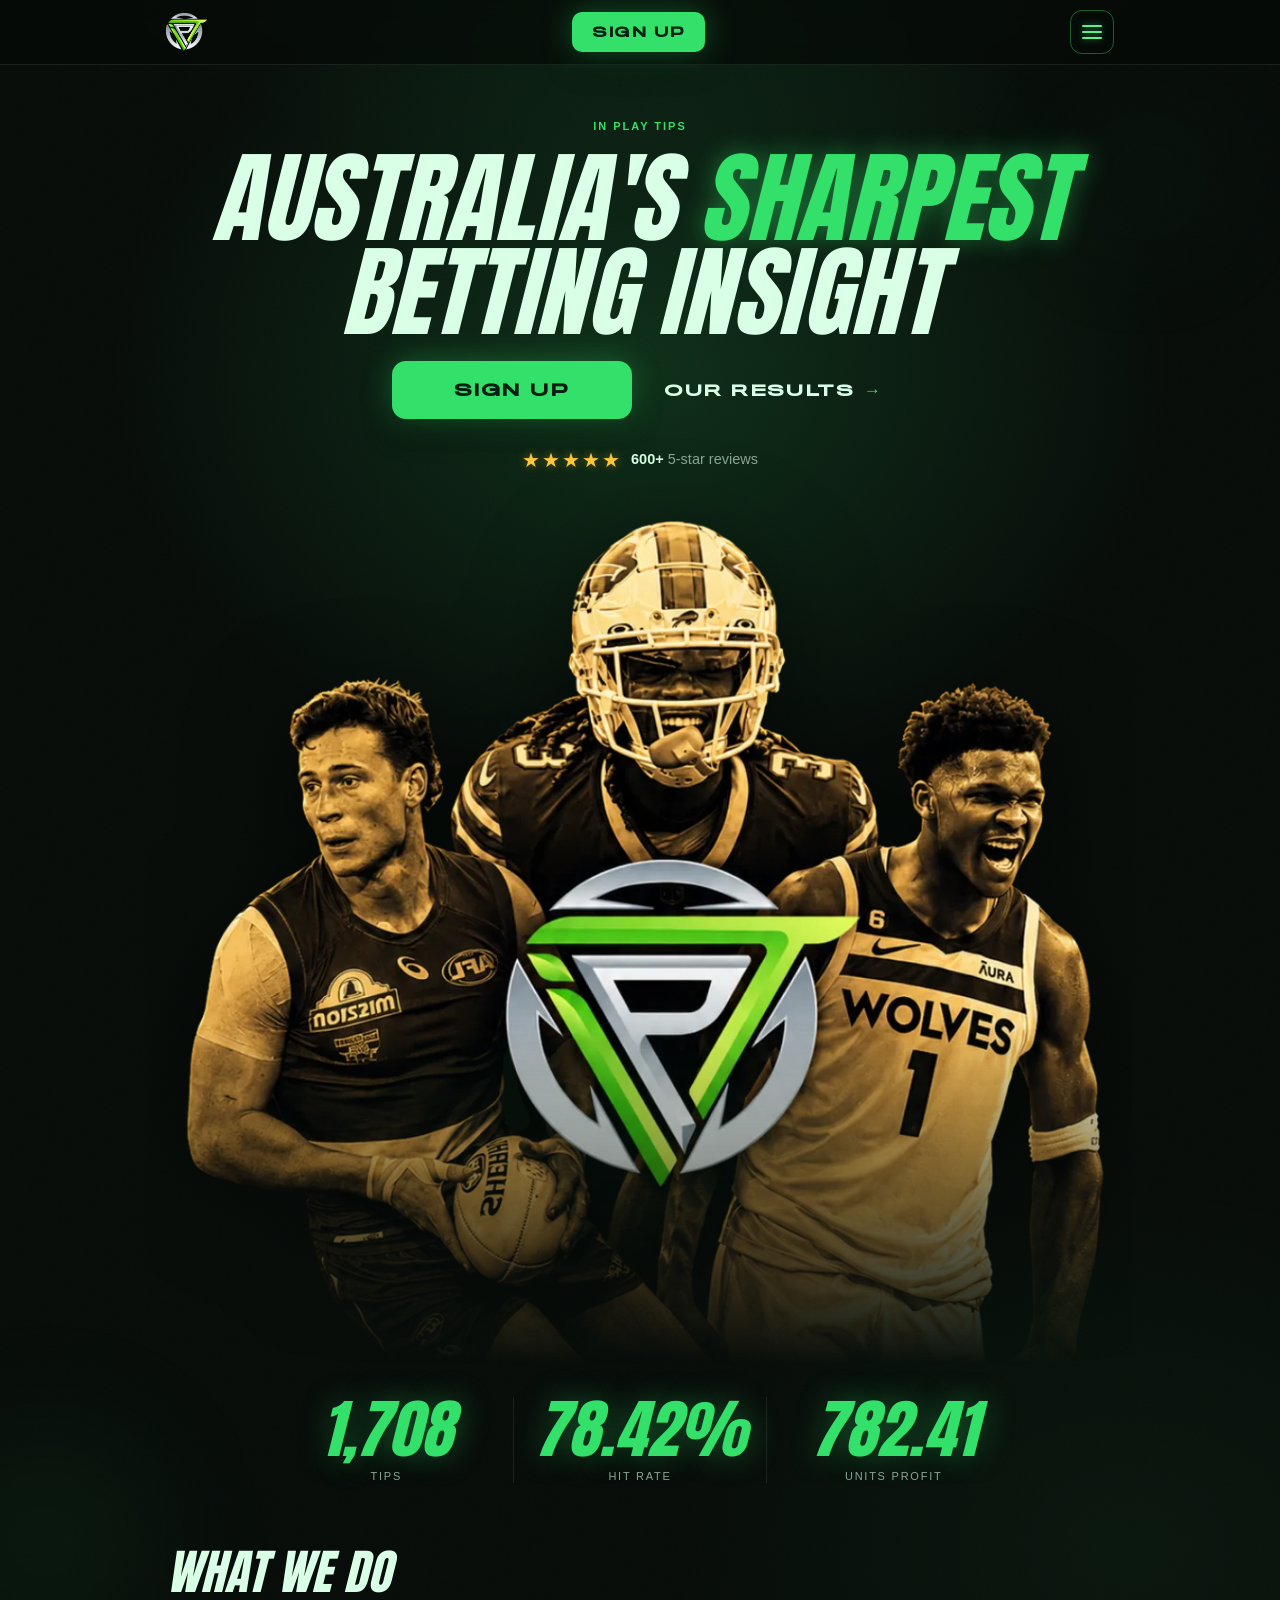
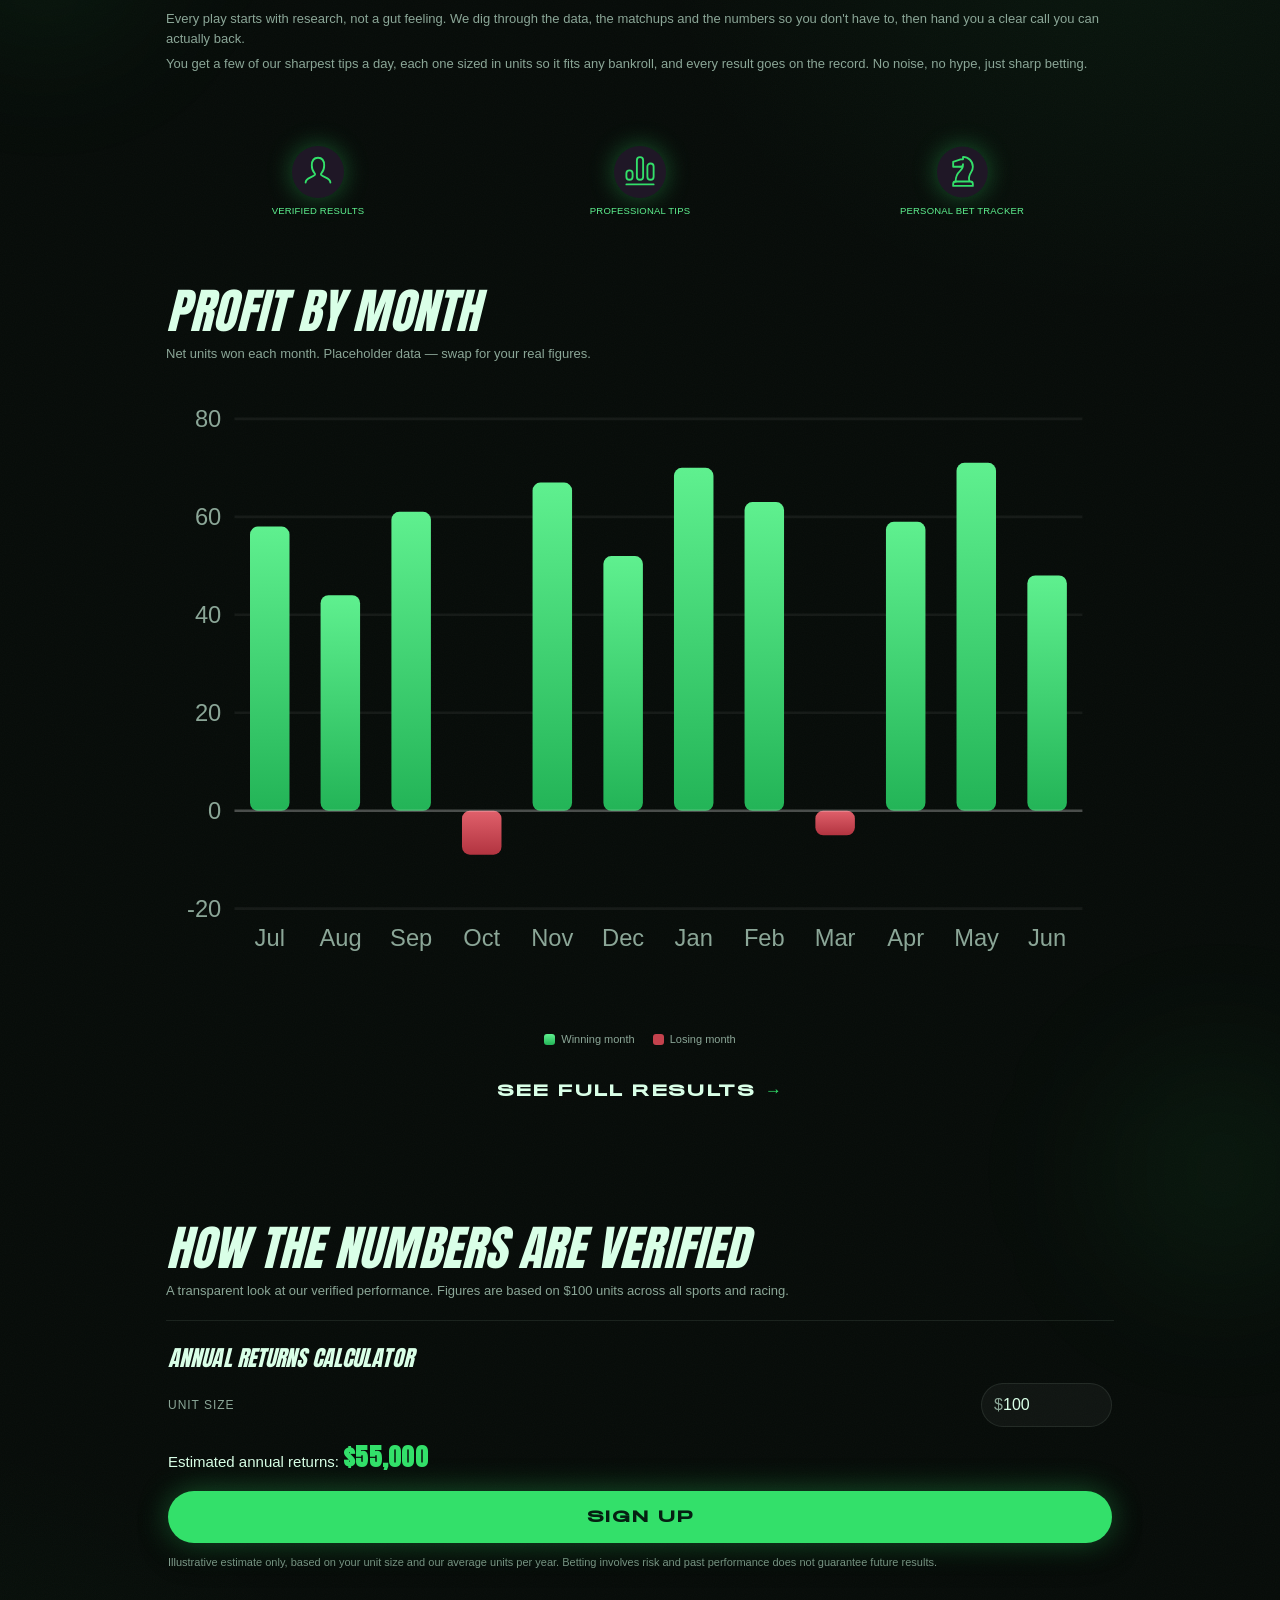
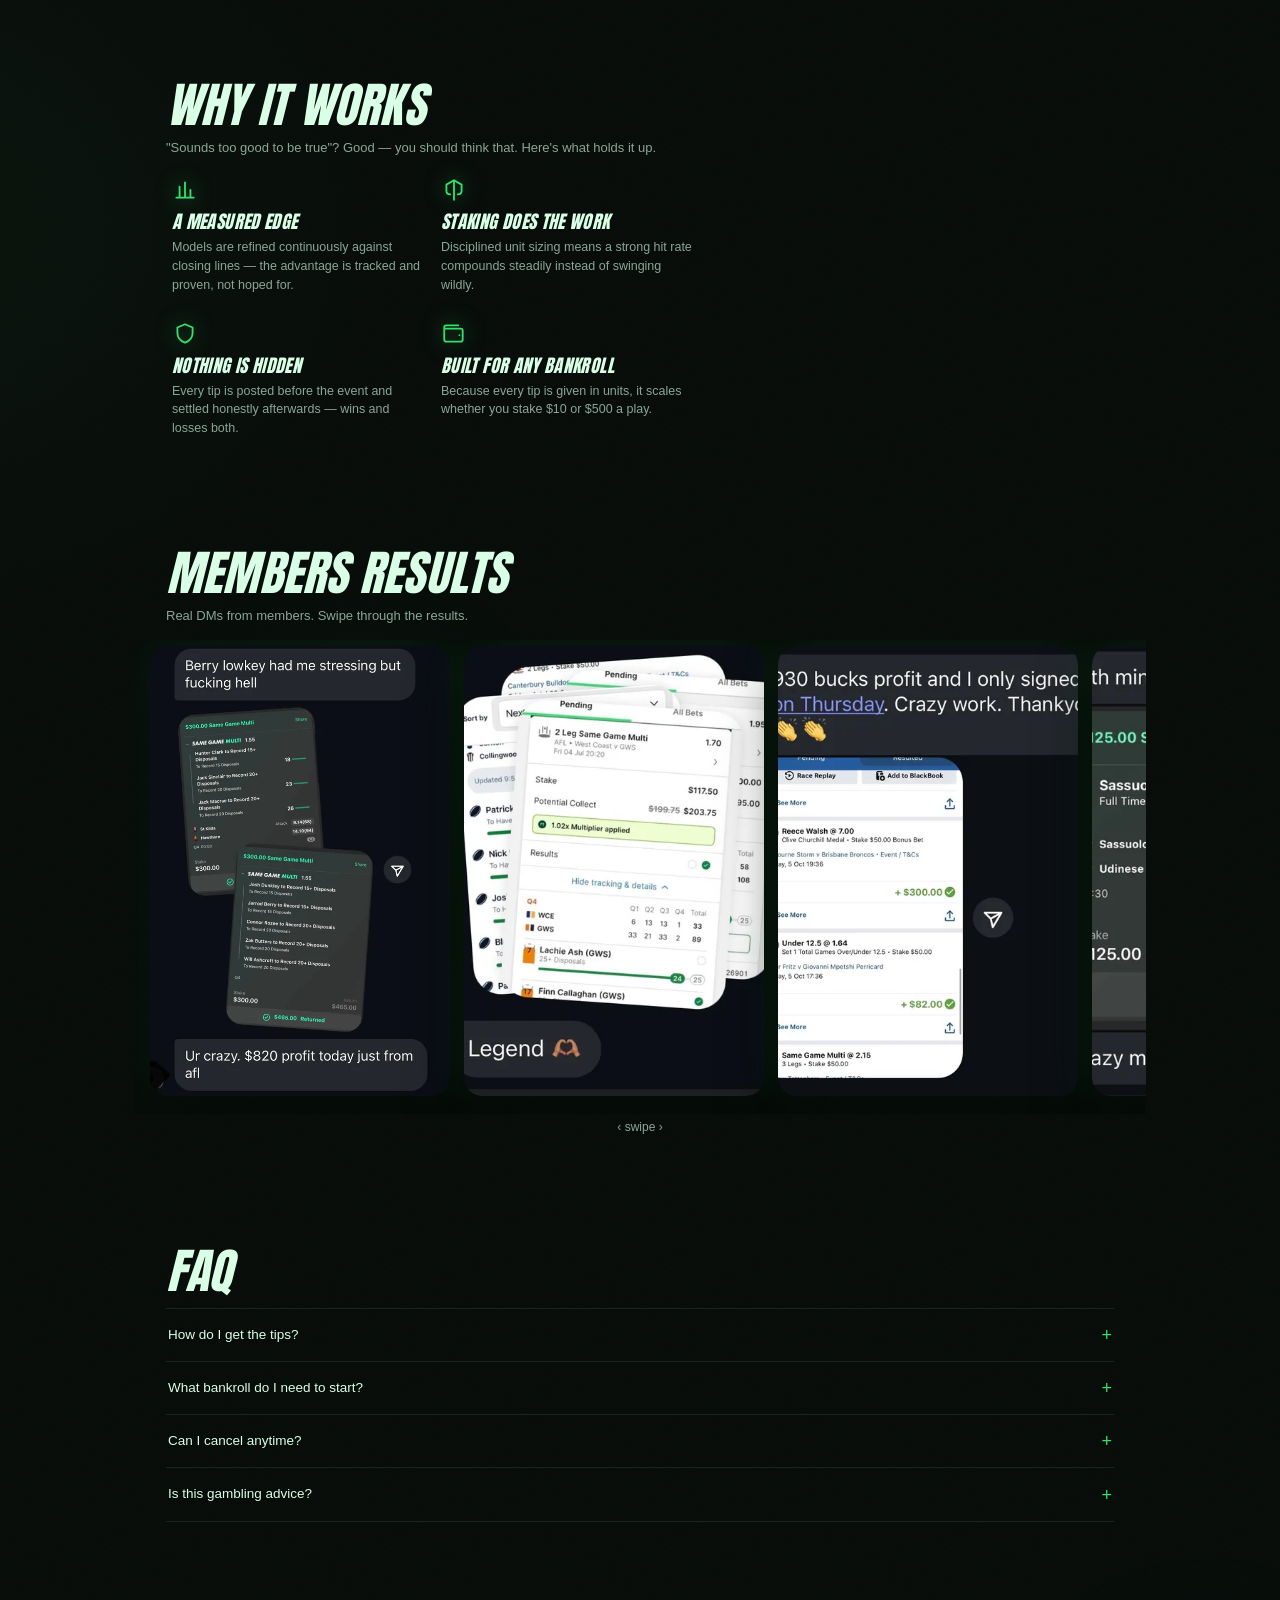
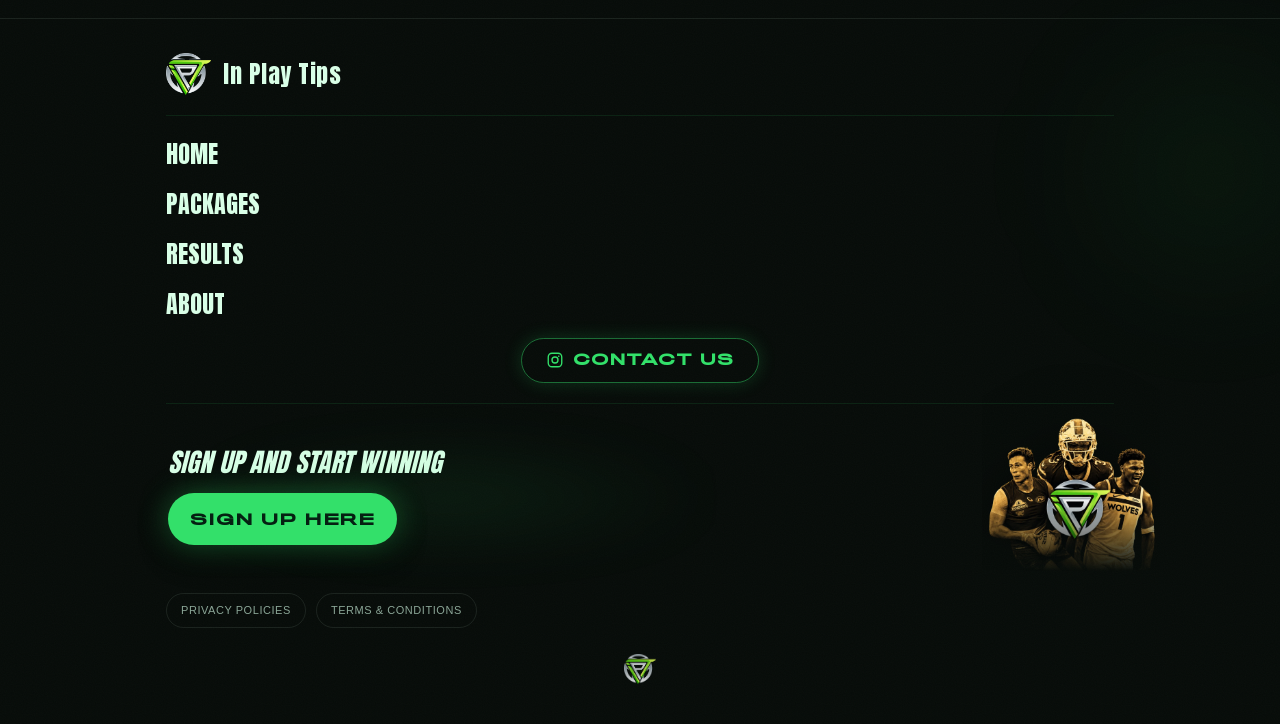
<file: index.html>
<!DOCTYPE html>
<html lang="en">
<head>
<meta charset="utf-8">
<meta name="viewport" content="width=device-width, initial-scale=1, viewport-fit=cover">
<meta http-equiv="Cache-Control" content="no-cache, no-store, must-revalidate">
<meta http-equiv="Pragma" content="no-cache">
<meta http-equiv="Expires" content="0">
<title>In Play Tips — Australia's Sharpest Betting Insight</title>
<link rel="stylesheet" href="styles.css?v=115">
<!-- ============================================================
     ANALYTICS  —  REPLACE THE PLACEHOLDER IDS BELOW
     1) Google Analytics 4: swap G-XXXXXXXXXX for your Measurement ID
        (analytics.google.com -> Admin -> Data Streams)
     2) Microsoft Clarity (free heatmaps + recordings):
        swap CLARITY_ID for your project ID (clarity.microsoft.com)
     Until replaced, these do nothing.
============================================================ -->
<!-- Google Analytics 4 -->
<script async src="https://www.googletagmanager.com/gtag/js?id=G-XXXXXXXXXX"></script>
<script>
  window.dataLayer = window.dataLayer || [];
  function gtag(){dataLayer.push(arguments);}
  gtag('js', new Date());
  gtag('config', 'G-XXXXXXXXXX');
</script>
<!-- Microsoft Clarity -->
<script type="text/javascript">
  (function(c,l,a,r,i,t,y){
    c[a]=c[a]||function(){(c[a].q=c[a].q||[]).push(arguments)};
    t=l.createElement(r);t.async=1;t.src="https://www.clarity.ms/tag/"+i;
    y=l.getElementsByTagName(r)[0];y.parentNode.insertBefore(t,y);
  })(window, document, "clarity", "script", "CLARITY_ID");
</script>
</head>
<body>

<!-- Layered site background -->
<div class="site-bg" aria-hidden="true">
  <div class="l1"></div>
  <div class="l2"></div>
  <div class="glow"></div>
  <div class="gblob g2"></div>
  <div class="gblob g3"></div>
  <div class="gblob g4"></div>
  <div class="gblob g5"></div>
  <div class="grid"></div>
</div>

<!-- 1. HEADER -->
<header class="header">
  <div class="header-inner">
    <a class="header-logo" href="index.html" aria-label="In Play Tips home"><img src="logo.webp" alt="logo" width="41" height="38" decoding="async"></a>
    <button class="btn btn-primary" type="button">Sign up</button>
    <button class="hamburger" aria-label="Menu"><span></span><span></span><span></span></button>
  </div>
</header>

<main>
<div class="wrap">

  <!-- 2. HERO -->
  <section class="hero">
    <div class="hero-card">
      <div class="hero-inner">
        <span class="eyebrow">In&nbsp;Play&nbsp;Tips</span>
        <h1>Australia's <span class="accent">Sharpest</span> Betting Insight</h1>
        <div class="hero-btns">
          <button class="btn btn-primary" type="button">Sign up</button>
          <a class="btn btn-ghost" href="results.html">Our results</a>
        </div>
        <div class="rating">
          <span class="stars">&#9733;&#9733;&#9733;&#9733;&#9733;</span>
          <span class="rtxt"><b>600+</b> 5-star reviews</span>
        </div>
      </div>
      <div class="hero-players">
        <img class="hero-comp" src="hero-image.webp" alt="In Play Tips sports" decoding="async" fetchpriority="high" width="1040" height="1300">
      </div>
    </div>
  </section>

  <!-- Hero stat strip -->
  <div class="statstrip">
    <div class="ss-item"><span class="ss-val">1,708</span><span class="ss-label">Tips</span></div>
    <div class="ss-item"><span class="ss-val">78.42%</span><span class="ss-label">Hit Rate</span></div>
    <div class="ss-item"><span class="ss-val pos">782.41</span><span class="ss-label">Units Profit</span></div>
  </div>

  <!-- 3. WHAT WE DO -->
  <section class="about">
    <div class="section-head"><h2>What we do</h2></div>
    <p>Every play starts with research, not a gut feeling. We dig through the data, the matchups and the
       numbers so you don't have to, then hand you a clear call you can actually back.</p>
    <p>You get a few of our sharpest tips a day, each one sized in units so it fits any bankroll, and every
       result goes on the record. No noise, no hype, just sharp betting.</p>
  </section>

  <!-- 4. FEATURE ROW -->
  <section>
    <div class="features">
      <div class="feature"><img src="[data-uri]" alt=""><span>Verified results</span></div>
      <div class="feature"><img src="[data-uri]" alt=""><span>Professional tips</span></div>
      <div class="feature"><img src="[data-uri]" alt=""><span>Personal bet tracker</span></div>
    </div>
  </section>


  <!-- PERFORMANCE (monthly bar chart) -->
  <section id="performance">
    <div class="section-head"><h2>Profit by month</h2>
      <p class="lead">Net units won each month. Placeholder data &mdash; swap for your real figures.</p>
    </div>
    <div class="graph-card">
      <svg class="barchart" viewBox="0 0 360 240" role="img" aria-label="Net units by month">
        <defs>
          <linearGradient id="barPos" x1="0" y1="0" x2="0" y2="1">
            <stop offset="0%" stop-color="#5FF08F"/><stop offset="100%" stop-color="#23B457"/>
          </linearGradient>
          <linearGradient id="barNeg" x1="0" y1="0" x2="0" y2="1">
            <stop offset="0%" stop-color="#e0606b"/><stop offset="100%" stop-color="#b23440"/>
          </linearGradient>
        </defs>
        <g class="gls"></g>
        <g class="yls"></g>
        <g class="bars"></g>
        <line class="zero" x1="0" y1="0" x2="0" y2="0"></line>
        <g class="xls"></g>
      </svg>
      <div class="bar-legend"><span><i class="up"></i>Winning month</span><span><i class="down"></i>Losing month</span></div>
    </div>
    <div style="text-align:center;margin-top:16px"><a class="btn btn-ghost" href="results.html" style="width:auto;min-width:220px;display:inline-flex">See full results</a></div>
  </section>

  <!-- RESULTS BREAKDOWN (transparency) -->
  <section>
    <div class="section-head"><h2>How the numbers are verified</h2>
      <p class="lead">A transparent look at our verified performance. Figures are based on
        $100 units across all sports and racing.</p>
    </div>
    <div class="calc-box">
      <h3 class="calc-h">Annual returns calculator</h3>
      <div class="calc-row">
        <label for="unit">Unit size</label>
        <div class="calc-input"><span>$</span><input id="unit" type="number" inputmode="numeric" min="0" value="100"></div>
      </div>
      <div class="calc-returns">Estimated annual returns: <strong id="calc-out">$0</strong></div>
      <button class="btn btn-primary" type="button">Sign up</button>
      <p class="calc-note">Illustrative estimate only, based on your unit size and our average units per year. Betting involves risk and past performance does not guarantee future results.</p>
    </div>
    <script>
    (function(){
      var UNITS_PER_YEAR = 550; /* PLACEHOLDER: set to In Play Tips' real average annual units */
      var u=document.getElementById('unit'), out=document.getElementById('calc-out');
      function calc(){var v=parseFloat(u.value)||0; out.textContent='$'+Math.round(v*UNITS_PER_YEAR).toLocaleString('en-US');}
      if(u){u.addEventListener('input',calc); calc();}
    })();
    </script>
  </section>

  <!-- 9. WHY IT WORKS (value cards) -->
  <section class="values-sec">
    <div class="section-head"><h2>Why it works</h2>
      <p class="lead">"Sounds too good to be true"? Good &mdash; you should think that. Here's what holds it up.</p>
    </div>
    <div class="value-grid">
      <div class="value-card">
        <span class="vc-ico"><svg viewBox="0 0 24 24"><path d="M4 19h16M7 19V9m5 10V5m5 14v-7"/></svg></span>
        <h3>A measured edge</h3>
        <p>Models are refined continuously against closing lines &mdash; the advantage is tracked and proven, not hoped for.</p>
      </div>
      <div class="value-card">
        <span class="vc-ico"><svg viewBox="0 0 24 24"><path d="M12 3v18M5 7l7-4 7 4M5 7v6c0 2 1.5 3 3.5 3M19 7v6c0 2-1.5 3-3.5 3"/></svg></span>
        <h3>Staking does the work</h3>
        <p>Disciplined unit sizing means a strong hit rate compounds steadily instead of swinging wildly.</p>
      </div>
      <div class="value-card">
        <span class="vc-ico"><svg viewBox="0 0 24 24"><path d="M12 3l7 3v5c0 4.5-3 7.5-7 9-4-1.5-7-4.5-7-9V6l7-3z"/></svg></span>
        <h3>Nothing is hidden</h3>
        <p>Every tip is posted before the event and settled honestly afterwards &mdash; wins and losses both.</p>
      </div>
      <div class="value-card">
        <span class="vc-ico"><svg viewBox="0 0 24 24"><path d="M3 7h15a2 2 0 012 2v8a2 2 0 01-2 2H5a2 2 0 01-2-2V6a2 2 0 012-2h11M17 13h.01"/></svg></span>
        <h3>Built for any bankroll</h3>
        <p>Because every tip is given in units, it scales whether you stake $10 or $500 a play.</p>
      </div>
    </div>
  </section>

</div><!-- /wrap -->

  <!-- 10. MEMBERS RESULTS (full-bleed swipe) -->
  <section>
    <div class="wrap"><div class="section-head"><h2>Members results</h2>
      <p class="lead">Real DMs from members. Swipe through the results.</p></div></div>
    <div class="wrap" style="padding:0">
      <div class="dm-scroller">
      <figure class="dm-card"><img src="dm-1.webp" loading="lazy" decoding="async" width="680" height="881" alt="Premium Member testimonial" loading="lazy"></figure>
      <figure class="dm-card"><img src="dm-2.webp" loading="lazy" decoding="async" width="680" height="630" alt="Premium Member testimonial" loading="lazy"></figure>
      <figure class="dm-card"><img src="dm-3.webp" loading="lazy" decoding="async" width="680" height="633" alt="Premium Member testimonial" loading="lazy"></figure>
      <figure class="dm-card"><img src="dm-4.webp" loading="lazy" decoding="async" width="680" height="583" alt="Premium Member testimonial" loading="lazy"></figure>
      <figure class="dm-card"><img src="dm-5.webp" loading="lazy" decoding="async" width="680" height="1031" alt="Premium Member testimonial" loading="lazy"></figure>
      <figure class="dm-card"><img src="dm-6.webp" loading="lazy" decoding="async" width="680" height="930" alt="Premium Member testimonial" loading="lazy"></figure>
      <figure class="dm-card"><img src="dm-7.webp" loading="lazy" decoding="async" width="680" height="1293" alt="Premium Member testimonial" loading="lazy"></figure>
      <figure class="dm-card"><img src="dm-8.webp" loading="lazy" decoding="async" width="680" height="771" alt="Premium Member testimonial" loading="lazy"></figure>
      <figure class="dm-card"><img src="dm-9.webp" loading="lazy" decoding="async" width="680" height="1245" alt="Premium Member testimonial" loading="lazy"></figure>
      <figure class="dm-card"><img src="dm-10.webp" loading="lazy" decoding="async" width="680" height="1125" alt="Premium Member testimonial" loading="lazy"></figure>
      </div>
      <p class="swipe-hint">‹ swipe ›</p>
    </div>
  </section>


  <!-- FAQ -->
  <section class="faq-section">
   <div class="wrap">
    <div class="section-head"><h2>FAQ</h2></div>
    <div class="faq">
      <details><summary>How do I get the tips?</summary><p>Via the VIP Discord / app once you join. (Placeholder &mdash; confirm your delivery method.)</p></details>
      <details><summary>What bankroll do I need to start?</summary><p>Tips are given in units, so it scales to any bankroll. (Placeholder.)</p></details>
      <details><summary>Can I cancel anytime?</summary><p>Yes &mdash; cancel in under a minute, no lock-in. (Placeholder.)</p></details>
      <details><summary>Is this gambling advice?</summary><p>We share research-based tips for entertainment only. Bet responsibly and only what you can afford to lose. (Placeholder &mdash; add your own wording.)</p></details>
    </div>
   </div>
  </section>

</main>

<!-- 11. FOOTER -->
<footer class="footer">
  <div class="wrap">
    <div class="footer-brand"><img src="logo.webp" alt="logo" loading="lazy" decoding="async"><span class="bn">In Play Tips</span></div>
    <hr>
    <nav class="footer-nav">
      <a href="index.html">Home</a><a href="packages.html">Packages</a><a href="results.html">Results</a><a href="about.html">About</a>
    </nav>
    <div class="footer-contact"><a class="contact-btn" href="https://www.instagram.com/in.play.tips" target="_blank" rel="noopener"><svg viewBox="0 0 24 24" fill="none" stroke="currentColor" stroke-width="1.8"><rect x="3" y="3" width="18" height="18" rx="5"/><circle cx="12" cy="12" r="4"/><circle cx="17" cy="7" r="1.1" fill="currentColor" stroke="none"/></svg>Contact us</a></div>
    <hr>
    <div class="cta">
      <h3>Sign up and start winning</h3>
      <button class="btn btn-primary" type="button">Sign up here</button>
      <img class="cta-graphic" src="hero-image.webp" alt="" loading="lazy" decoding="async">
    </div>
    <div class="legal">
      <a href="#">Privacy Policies</a><a href="#">Terms &amp; Conditions</a>
    </div>
    <div class="footer-bottom"><img src="logo.webp" alt="logo" loading="lazy" decoding="async"></div>
  </div>
</footer>

<script>
/* Scroll reveal for sections below the hero */
(function(){
  var hero=document.querySelector('.hero');
  if('IntersectionObserver' in window){
    var io=new IntersectionObserver(function(es){es.forEach(function(e){if(e.isIntersecting){e.target.classList.add('in');io.unobserve(e.target);}});},{threshold:.12,rootMargin:'0px 0px -8% 0px'});
    Array.prototype.forEach.call(document.querySelectorAll('main section'),function(s){
      if(s===hero) return; s.classList.add('reveal'); io.observe(s);
    });
  }
})();
</script>

<script>
/* Monthly profit bar chart (placeholder data — replace with real figures) */
(function(){
  var MONTHS=["Jul","Aug","Sep","Oct","Nov","Dec","Jan","Feb","Mar","Apr","May","Jun"];
  var V=[58,44,61,-9,67,52,70,63,-5,59,71,48]; /* net units per month — placeholder */
  var svg=document.querySelector('.barchart'); if(!svg) return;
  var W=360,H=240,PADL=26,PADR=12,PADT=14,PADB=40;
  var pL=PADL,pR=W-PADR,pT=PADT,pB=H-PADB;
  var minV=Math.min.apply(null,V.concat([0])), maxV=Math.max.apply(null,V.concat([0]));
  var top=Math.ceil(maxV/20)*20, bot=Math.floor(minV/20)*20; if(top===bot) top+=20;
  var Y=function(v){ return pT+(pB-pT)*(1-(v-bot)/(top-bot)); };
  var zeroY=Y(0), n=V.length, slot=(pR-pL)/n, bw=slot*0.56;
  var bars=svg.querySelector('.bars'), gls=svg.querySelector('.gls'), yls=svg.querySelector('.yls'),
      xls=svg.querySelector('.xls'), zero=svg.querySelector('.zero');
  var g='', yy='';
  for(var v=bot; v<=top+0.1; v+=20){ var gy=Y(v);
    g+='<line class="gl" x1="'+pL+'" y1="'+gy.toFixed(1)+'" x2="'+pR+'" y2="'+gy.toFixed(1)+'"></line>';
    yy+='<text class="ylabel" x="'+(pL-5)+'" y="'+(gy+3).toFixed(1)+'" text-anchor="end">'+v+'</text>';
  }
  gls.innerHTML=g; yls.innerHTML=yy;
  zero.setAttribute('x1',pL); zero.setAttribute('x2',pR); zero.setAttribute('y1',zeroY.toFixed(1)); zero.setAttribute('y2',zeroY.toFixed(1));
  var rr='', xx='';
  for(var i=0;i<n;i++){
    var cx=pL+slot*i+slot/2, val=V[i], pos=val>=0;
    var y=Math.min(Y(val),zeroY), h=Math.max(Math.abs(Y(val)-zeroY),1.5);
    rr+='<rect x="'+(cx-bw/2).toFixed(1)+'" y="'+y.toFixed(1)+'" width="'+bw.toFixed(1)+'" height="'+h.toFixed(1)+'" rx="3" fill="url(#'+(pos?'barPos':'barNeg')+')"></rect>';
    xx+='<text class="xlabel" x="'+cx.toFixed(1)+'" y="'+(pB+14)+'" text-anchor="middle">'+MONTHS[i]+'</text>';
  }
  bars.innerHTML=rr; xls.innerHTML=xx;
})();
</script>

<!-- Sign-up plan modal -->
<div class="modal" id="signupModal" aria-hidden="true">
  <div class="modal__backdrop" data-close></div>
  <div class="modal__panel" role="dialog" aria-modal="true" aria-label="Choose your plan">
    <button class="modal__x" type="button" data-close aria-label="Close">&times;</button>
    <div class="modal__eyebrow">In Play Tips</div>
    <h3 class="modal__title">Choose your plan</h3>
    <p class="modal__sub">Instant access. Cancel anytime, no lock-in.</p>
    <!-- PLACEHOLDER prices &mdash; set your real pricing -->
    <div class="plans">
      <button class="plan" type="button" data-plan="weekly">
        <span class="plan__l"><span class="plan__name">Weekly</span><span class="plan__feat">All daily tips + bet tracker</span></span>
        <span class="plan__r"><span class="plan__price">$39</span><span class="plan__per">/week</span></span>
      </button>
      <button class="plan featured" type="button" data-plan="monthly">
        <span class="plan__badge">Most popular</span>
        <span class="plan__l"><span class="plan__name">Monthly</span><span class="plan__feat">Save vs weekly + priority support</span></span>
        <span class="plan__r"><span class="plan__price">$119</span><span class="plan__per">/month</span></span>
      </button>
      <button class="plan" type="button" data-plan="quarterly">
        <span class="plan__l"><span class="plan__name">Quarterly</span><span class="plan__feat">Best value &middot; locked-in rate</span></span>
        <span class="plan__r"><span class="plan__price">$299</span><span class="plan__per">/quarter</span></span>
      </button>
    </div>
    <div class="modal__reassure"><span>Cancel anytime</span><span>Instant access</span><span>18+ &middot; bet responsibly</span></div>
  </div>
</div>
<script>
/* Sign-up plan modal: opens from any primary "Sign up" button */
(function(){
  var modal=document.getElementById('signupModal'); if(!modal) return;
  function open(e){ if(e) e.preventDefault(); modal.classList.add('open'); modal.setAttribute('aria-hidden','false'); document.body.style.overflow='hidden'; }
  function close(){ modal.classList.remove('open'); modal.setAttribute('aria-hidden','true'); document.body.style.overflow=''; }
  Array.prototype.forEach.call(document.querySelectorAll('.btn-primary'),function(b){ b.addEventListener('click',open); });
  modal.addEventListener('click',function(e){ if(e.target.hasAttribute('data-close')) close(); });
  document.addEventListener('keydown',function(e){ if(e.key==='Escape' && modal.classList.contains('open')) close(); });
  /* plan buttons — wire each to your real sign-up/checkout link when ready */
  Array.prototype.forEach.call(modal.querySelectorAll('.plan'),function(pl){ pl.addEventListener('click',function(){ /* TODO: checkout for pl.dataset.plan */ }); });
})();
</script>

<!-- Full-screen nav menu -->
<div class="navmenu" id="navMenu" aria-hidden="true">
  <div class="navmenu__head">
    <a class="navmenu__brand" href="index.html"><img src="logo.webp" alt="" loading="lazy" decoding="async">In Play Tips</a>
    <button class="navmenu__x" type="button" data-navclose aria-label="Close menu">&times;</button>
  </div>
  <nav class="navmenu__links">
    <a href="index.html">Home</a>
    <a href="results.html">Results</a>
    <a href="packages.html">Packages</a>
    <a href="about.html">About</a>
  </nav>
  <div class="navmenu__foot">
    <button class="btn btn-primary navmenu__cta" type="button">Sign up</button>
    <a class="contact-btn" href="https://www.instagram.com/in.play.tips" target="_blank" rel="noopener"><svg viewBox="0 0 24 24" fill="none" stroke="currentColor" stroke-width="1.8"><rect x="3" y="3" width="18" height="18" rx="5"/><circle cx="12" cy="12" r="4"/><circle cx="17" cy="7" r="1.1" fill="currentColor" stroke="none"/></svg>Contact us</a>
    <img class="navmenu__logo" src="logo.webp" alt="In Play Tips" loading="lazy" decoding="async">
  </div>
</div>
<script>
/* Full-screen nav menu */
(function(){
  var menu=document.getElementById('navMenu'); if(!menu) return;
  function open(){ menu.classList.add('open'); menu.setAttribute('aria-hidden','false'); document.body.style.overflow='hidden'; }
  function close(){ menu.classList.remove('open'); menu.setAttribute('aria-hidden','true'); document.body.style.overflow=''; }
  Array.prototype.forEach.call(document.querySelectorAll('.hamburger'),function(h){ h.addEventListener('click',function(e){ e.preventDefault(); open(); }); });
  menu.addEventListener('click',function(e){
    if(e.target.closest('[data-navclose]') || e.target.closest('.navmenu__links a') || e.target.closest('.navmenu__cta')){ close(); }
  });
  document.addEventListener('keydown',function(e){ if(e.key==='Escape' && menu.classList.contains('open')) close(); });
})();
</script>

</body>
</html>
</file>
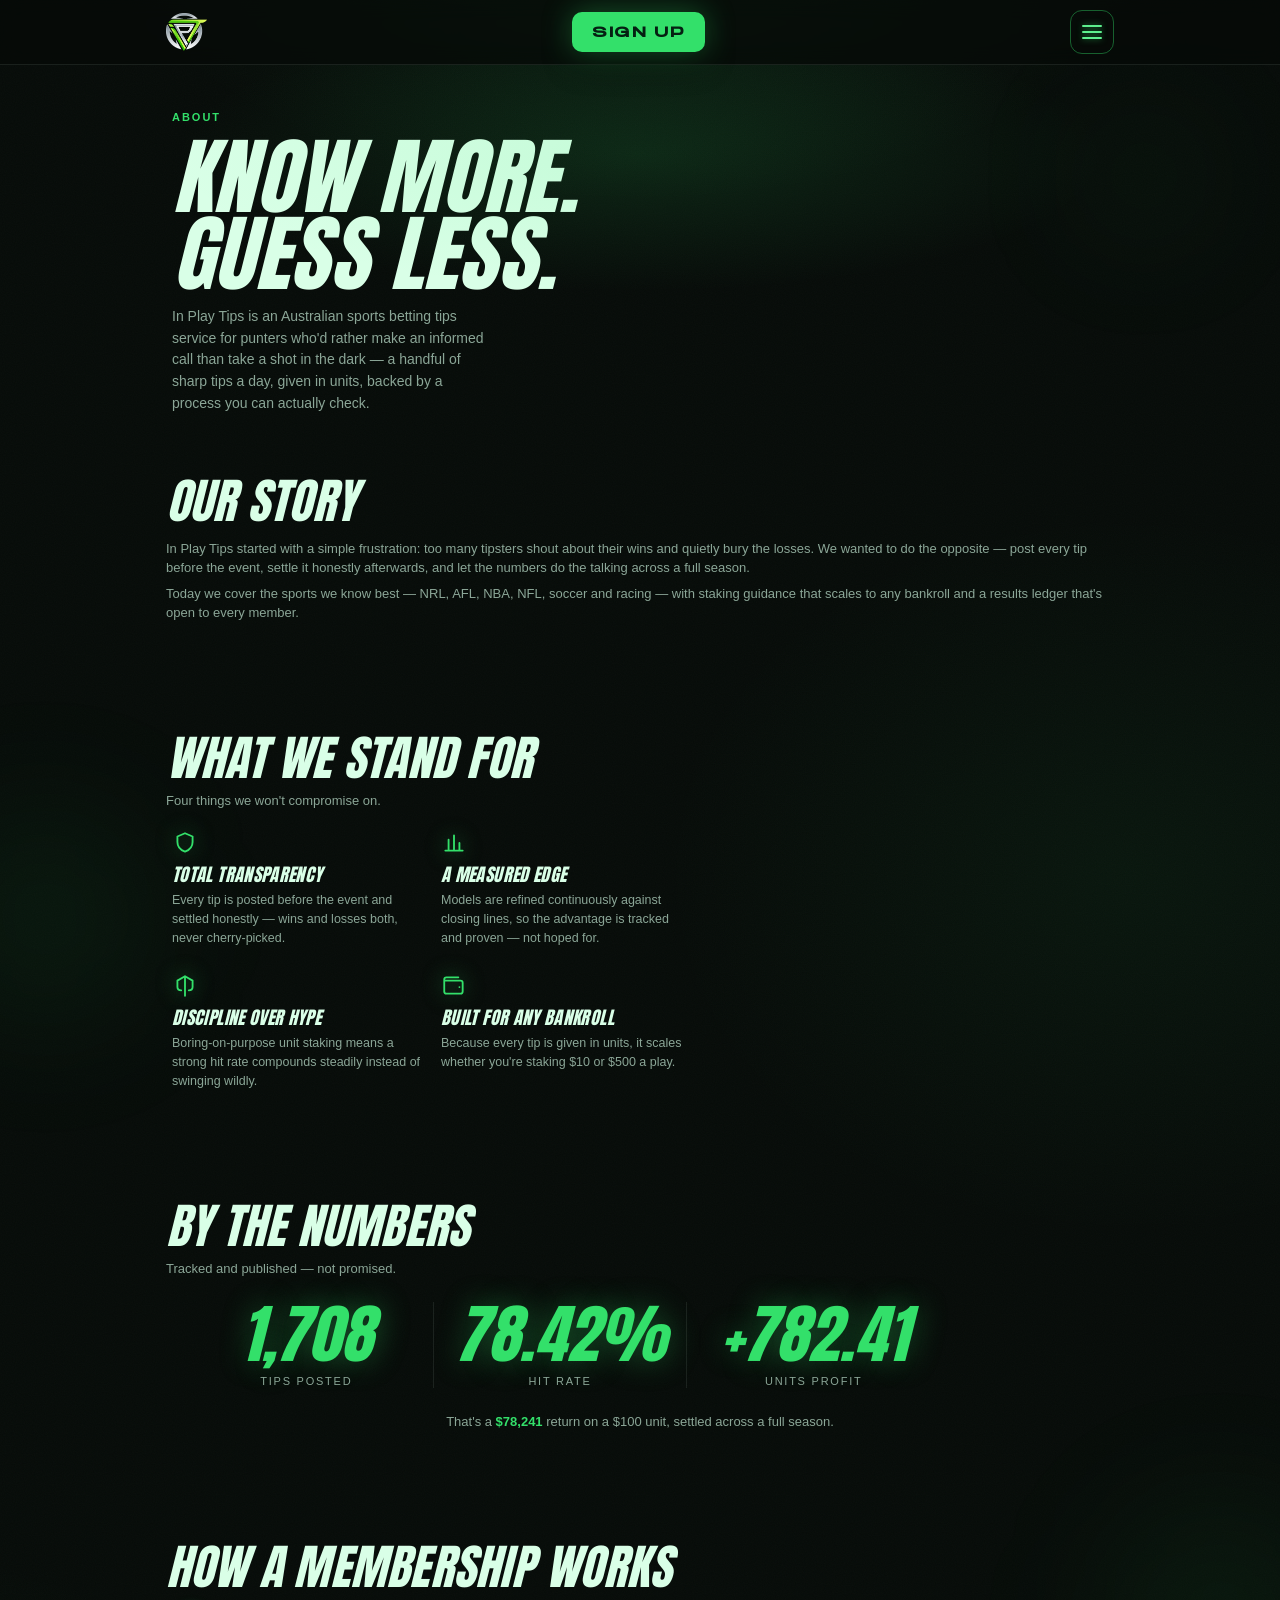
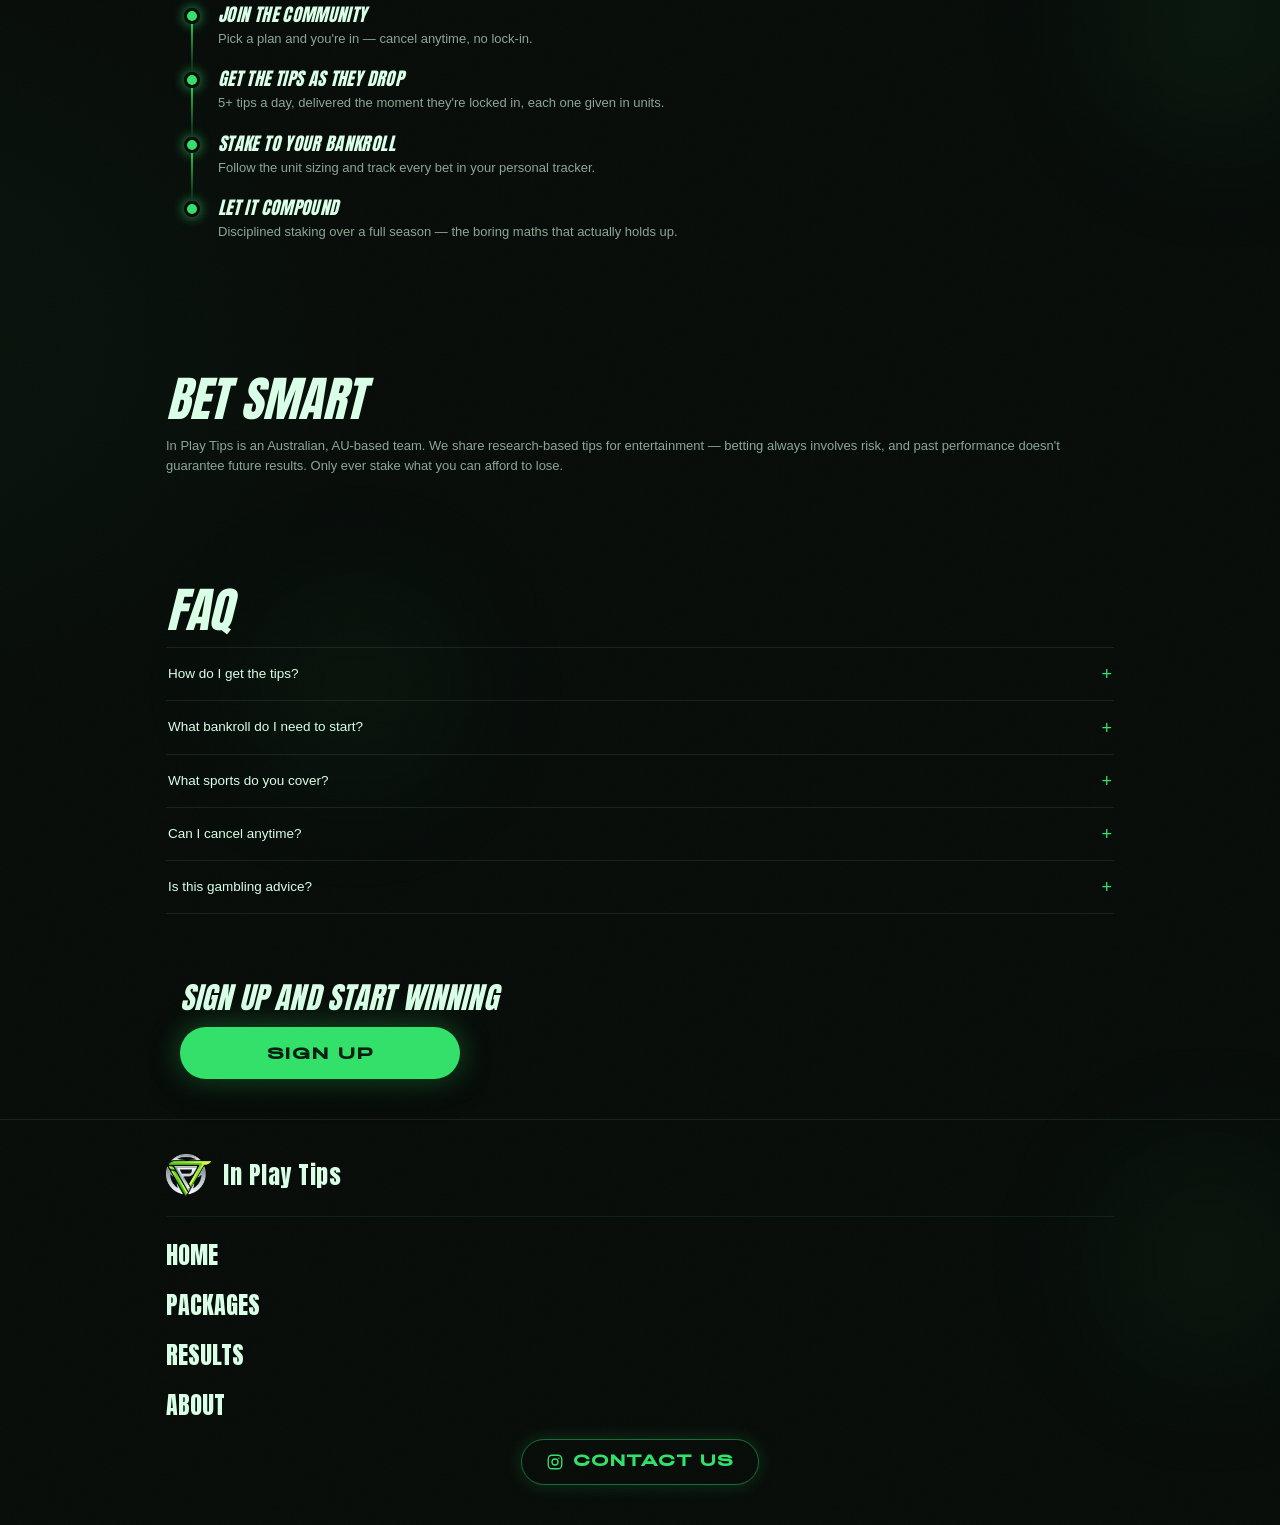
<file: about.html>
<!DOCTYPE html>
<html lang="en">
<head>
<meta charset="utf-8">
<meta name="viewport" content="width=device-width, initial-scale=1, viewport-fit=cover">
<meta http-equiv="Cache-Control" content="no-cache, no-store, must-revalidate">
<meta http-equiv="Pragma" content="no-cache">
<meta http-equiv="Expires" content="0">
<title>About — In Play Tips</title>
<link rel="stylesheet" href="styles.css?v=115">
<!-- ============================================================
     ANALYTICS  —  REPLACE THE PLACEHOLDER IDS BELOW
     1) Google Analytics 4: swap G-XXXXXXXXXX for your Measurement ID
        (analytics.google.com -> Admin -> Data Streams)
     2) Microsoft Clarity (free heatmaps + recordings):
        swap CLARITY_ID for your project ID (clarity.microsoft.com)
     Until replaced, these do nothing.
============================================================ -->
<!-- Google Analytics 4 -->
<script async src="https://www.googletagmanager.com/gtag/js?id=G-XXXXXXXXXX"></script>
<script>
  window.dataLayer = window.dataLayer || [];
  function gtag(){dataLayer.push(arguments);}
  gtag('js', new Date());
  gtag('config', 'G-XXXXXXXXXX');
</script>
<!-- Microsoft Clarity -->
<script type="text/javascript">
  (function(c,l,a,r,i,t,y){
    c[a]=c[a]||function(){(c[a].q=c[a].q||[]).push(arguments)};
    t=l.createElement(r);t.async=1;t.src="https://www.clarity.ms/tag/"+i;
    y=l.getElementsByTagName(r)[0];y.parentNode.insertBefore(t,y);
  })(window, document, "clarity", "script", "CLARITY_ID");
</script>
</head>
<body>

<!-- Layered site background -->
<div class="site-bg" aria-hidden="true">
  <div class="l1"></div>
  <div class="l2"></div>
  <div class="glow"></div>
  <div class="gblob g2"></div>
  <div class="gblob g3"></div>
  <div class="gblob g4"></div>
  <div class="gblob g5"></div>
  <div class="grid"></div>
</div>

<!-- HEADER -->
<header class="header">
  <div class="header-inner">
    <a class="header-logo" href="index.html" aria-label="In Play Tips home"><img src="logo.webp" alt="logo" width="41" height="38" decoding="async"></a>
    <button class="btn btn-primary" type="button">Sign up</button>
    <button class="hamburger" type="button" aria-label="Menu"><span></span><span></span><span></span></button>
  </div>
</header>

<main>
<div class="wrap">

  <!-- Hero -->
  <section class="about-intro smoke">
    <span class="eyebrow">About</span>
    <h1>Know more.<br>Guess less.</h1>
    <p class="lead">In Play Tips is an Australian sports betting tips service for punters who'd rather make an
      informed call than take a shot in the dark &mdash; a handful of sharp tips a day, given in units, backed by a
      process you can actually check.</p>
  </section>

  <!-- Story -->
  <section class="about">
    <div class="section-head"><h2>Our story</h2></div>
    <p>In Play Tips started with a simple frustration: too many tipsters shout about their wins and quietly bury
       the losses. We wanted to do the opposite &mdash; post every tip before the event, settle it honestly
       afterwards, and let the numbers do the talking across a full season.</p>
    <p>Today we cover the sports we know best &mdash; NRL, AFL, NBA, NFL, soccer and racing &mdash; with staking
       guidance that scales to any bankroll and a results ledger that's open to every member.</p>
  </section>

  <!-- What we stand for: value cards -->
  <section class="values-sec">
    <div class="section-head"><h2>What we stand for</h2>
      <p class="lead">Four things we won't compromise on.</p>
    </div>
    <div class="value-grid">
      <div class="value-card">
        <span class="vc-ico"><svg viewBox="0 0 24 24"><path d="M12 3l7 3v5c0 4.5-3 7.5-7 9-4-1.5-7-4.5-7-9V6l7-3z"/></svg></span>
        <h3>Total transparency</h3>
        <p>Every tip is posted before the event and settled honestly &mdash; wins and losses both, never cherry-picked.</p>
      </div>
      <div class="value-card">
        <span class="vc-ico"><svg viewBox="0 0 24 24"><path d="M4 19h16M7 19V9m5 10V5m5 14v-7"/></svg></span>
        <h3>A measured edge</h3>
        <p>Models are refined continuously against closing lines, so the advantage is tracked and proven &mdash; not hoped for.</p>
      </div>
      <div class="value-card">
        <span class="vc-ico"><svg viewBox="0 0 24 24"><path d="M12 3v18M5 7l7-4 7 4M5 7v6c0 2 1.5 3 3.5 3M19 7v6c0 2-1.5 3-3.5 3"/></svg></span>
        <h3>Discipline over hype</h3>
        <p>Boring-on-purpose unit staking means a strong hit rate compounds steadily instead of swinging wildly.</p>
      </div>
      <div class="value-card">
        <span class="vc-ico"><svg viewBox="0 0 24 24"><path d="M3 7h15a2 2 0 012 2v8a2 2 0 01-2 2H5a2 2 0 01-2-2V6a2 2 0 012-2h11M17 13h.01"/></svg></span>
        <h3>Built for any bankroll</h3>
        <p>Because every tip is given in units, it scales whether you're staking $10 or $500 a play.</p>
      </div>
    </div>
  </section>

  <!-- By the numbers -->
  <section class="values-sec">
    <div class="section-head"><h2>By the numbers</h2>
      <p class="lead">Tracked and published &mdash; not promised.</p>
    </div>
    <div class="statstrip" style="margin:0 14px">
      <div class="ss-item"><span class="ss-val">1,708</span><span class="ss-label">Tips posted</span></div>
      <div class="ss-item"><span class="ss-val">78.42%</span><span class="ss-label">Hit rate</span></div>
      <div class="ss-item"><span class="ss-val pos">+782.41</span><span class="ss-label">Units profit</span></div>
    </div>
    <p class="num-note">That's a <strong>$78,241</strong> return on a $100 unit, settled across a full season.</p>
  </section>

  <!-- How a membership works: timeline -->
  <section class="values-sec">
    <div class="section-head"><h2>How a membership works</h2></div>
    <ol class="steps">
      <li class="step"><span class="step-dot"></span><h3>Join the community</h3>
        <p>Pick a plan and you're in &mdash; cancel anytime, no lock-in.</p></li>
      <li class="step"><span class="step-dot"></span><h3>Get the tips as they drop</h3>
        <p>5+ tips a day, delivered the moment they're locked in, each one given in units.</p></li>
      <li class="step"><span class="step-dot"></span><h3>Stake to your bankroll</h3>
        <p>Follow the unit sizing and track every bet in your personal tracker.</p></li>
      <li class="step"><span class="step-dot"></span><h3>Let it compound</h3>
        <p>Disciplined staking over a full season &mdash; the boring maths that actually holds up.</p></li>
    </ol>
  </section>

  <!-- Bet smart -->
  <section class="about">
    <div class="section-head"><h2>Bet smart</h2></div>
    <p>In Play Tips is an Australian, AU-based team. We share research-based tips for entertainment &mdash;
       betting always involves risk, and past performance doesn't guarantee future results. Only ever stake
       what you can afford to lose.</p>
  </section>

  <!-- FAQ -->
  <section>
    <div class="section-head"><h2>FAQ</h2></div>
    <div class="faq">
      <details><summary>How do I get the tips?</summary><p>Once you join, tips are delivered straight to the VIP community the moment they drop. (Placeholder &mdash; confirm your delivery method.)</p></details>
      <details><summary>What bankroll do I need to start?</summary><p>No set amount &mdash; every tip is given in units, so it scales to whatever bankroll you're comfortable with.</p></details>
      <details><summary>What sports do you cover?</summary><p>NRL, AFL, NBA, NFL, soccer and racing, plus the occasional value play elsewhere when the numbers stack up.</p></details>
      <details><summary>Can I cancel anytime?</summary><p>Yes &mdash; cancel in under a minute, no lock-in.</p></details>
      <details><summary>Is this gambling advice?</summary><p>We share research-based tips for entertainment only. Betting involves risk &mdash; bet responsibly and only ever stake what you can afford to lose. 18+.</p></details>
    </div>
  </section>

  <!-- CTA -->
  <div class="cta-final smoke" style="margin:14px">
    <h3 style="font-family:var(--head);font-size:30px;text-transform:uppercase;margin-bottom:14px">Sign up and start winning</h3>
    <button class="btn btn-primary" type="button" style="max-width:280px;margin:0 auto">Sign up</button>
  </div>

</div>
</main>

<!-- FOOTER -->
<footer class="footer">
  <div class="wrap">
    <div class="footer-brand"><img src="logo.webp" alt="logo" loading="lazy" decoding="async"><span class="bn">In Play Tips</span></div>
    <hr>
    <nav class="footer-nav">
      <a href="index.html">Home</a><a href="packages.html">Packages</a><a href="results.html">Results</a><a href="about.html">About</a>
    </nav>
    <div class="footer-contact"><a class="contact-btn" href="https://www.instagram.com/in.play.tips" target="_blank" rel="noopener"><svg viewBox="0 0 24 24" fill="none" stroke="currentColor" stroke-width="1.8"><rect x="3" y="3" width="18" height="18" rx="5"/><circle cx="12" cy="12" r="4"/><circle cx="17" cy="7" r="1.1" fill="currentColor" stroke="none"/></svg>Contact us</a></div>
  </div>
</footer>


<!-- Sign-up plan modal -->
<div class="modal" id="signupModal" aria-hidden="true">
  <div class="modal__backdrop" data-close></div>
  <div class="modal__panel" role="dialog" aria-modal="true" aria-label="Choose your plan">
    <button class="modal__x" type="button" data-close aria-label="Close">&times;</button>
    <div class="modal__eyebrow">In Play Tips</div>
    <h3 class="modal__title">Choose your plan</h3>
    <p class="modal__sub">Instant access. Cancel anytime, no lock-in.</p>
    <!-- PLACEHOLDER prices &mdash; set your real pricing -->
    <div class="plans">
      <button class="plan" type="button" data-plan="weekly">
        <span class="plan__l"><span class="plan__name">Weekly</span><span class="plan__feat">All daily tips + bet tracker</span></span>
        <span class="plan__r"><span class="plan__price">$39</span><span class="plan__per">/week</span></span>
      </button>
      <button class="plan featured" type="button" data-plan="monthly">
        <span class="plan__badge">Most popular</span>
        <span class="plan__l"><span class="plan__name">Monthly</span><span class="plan__feat">Save vs weekly + priority support</span></span>
        <span class="plan__r"><span class="plan__price">$119</span><span class="plan__per">/month</span></span>
      </button>
      <button class="plan" type="button" data-plan="quarterly">
        <span class="plan__l"><span class="plan__name">Quarterly</span><span class="plan__feat">Best value &middot; locked-in rate</span></span>
        <span class="plan__r"><span class="plan__price">$299</span><span class="plan__per">/quarter</span></span>
      </button>
    </div>
    <div class="modal__reassure"><span>Cancel anytime</span><span>Instant access</span><span>18+ &middot; bet responsibly</span></div>
  </div>
</div>
<script>
(function(){
  var modal=document.getElementById('signupModal'); if(!modal) return;
  function open(e){ if(e) e.preventDefault(); modal.classList.add('open'); modal.setAttribute('aria-hidden','false'); document.body.style.overflow='hidden'; }
  function close(){ modal.classList.remove('open'); modal.setAttribute('aria-hidden','true'); document.body.style.overflow=''; }
  Array.prototype.forEach.call(document.querySelectorAll('.btn-primary'),function(b){ b.addEventListener('click',open); });
  modal.addEventListener('click',function(e){ if(e.target.hasAttribute('data-close')) close(); });
  document.addEventListener('keydown',function(e){ if(e.key==='Escape' && modal.classList.contains('open')) close(); });
})();
</script>

<!-- Full-screen nav menu -->
<div class="navmenu" id="navMenu" aria-hidden="true">
  <div class="navmenu__head">
    <a class="navmenu__brand" href="index.html"><img src="logo.webp" alt="" loading="lazy" decoding="async">In Play Tips</a>
    <button class="navmenu__x" type="button" data-navclose aria-label="Close menu">&times;</button>
  </div>
  <nav class="navmenu__links">
    <a href="index.html">Home</a>
    <a href="results.html">Results</a>
    <a href="packages.html">Packages</a>
    <a href="about.html">About</a>
  </nav>
  <div class="navmenu__foot">
    <button class="btn btn-primary navmenu__cta" type="button">Sign up</button>
    <a class="contact-btn" href="https://www.instagram.com/in.play.tips" target="_blank" rel="noopener"><svg viewBox="0 0 24 24" fill="none" stroke="currentColor" stroke-width="1.8"><rect x="3" y="3" width="18" height="18" rx="5"/><circle cx="12" cy="12" r="4"/><circle cx="17" cy="7" r="1.1" fill="currentColor" stroke="none"/></svg>Contact us</a>
    <img class="navmenu__logo" src="logo.webp" alt="In Play Tips" loading="lazy" decoding="async">
  </div>
</div>
<script>
/* Full-screen nav menu */
(function(){
  var menu=document.getElementById('navMenu'); if(!menu) return;
  function open(){ menu.classList.add('open'); menu.setAttribute('aria-hidden','false'); document.body.style.overflow='hidden'; }
  function close(){ menu.classList.remove('open'); menu.setAttribute('aria-hidden','true'); document.body.style.overflow=''; }
  Array.prototype.forEach.call(document.querySelectorAll('.hamburger'),function(h){ h.addEventListener('click',function(e){ e.preventDefault(); open(); }); });
  menu.addEventListener('click',function(e){
    if(e.target.closest('[data-navclose]') || e.target.closest('.navmenu__links a') || e.target.closest('.navmenu__cta')){ close(); }
  });
  document.addEventListener('keydown',function(e){ if(e.key==='Escape' && menu.classList.contains('open')) close(); });
})();
</script>

</body>
</html>
</file>
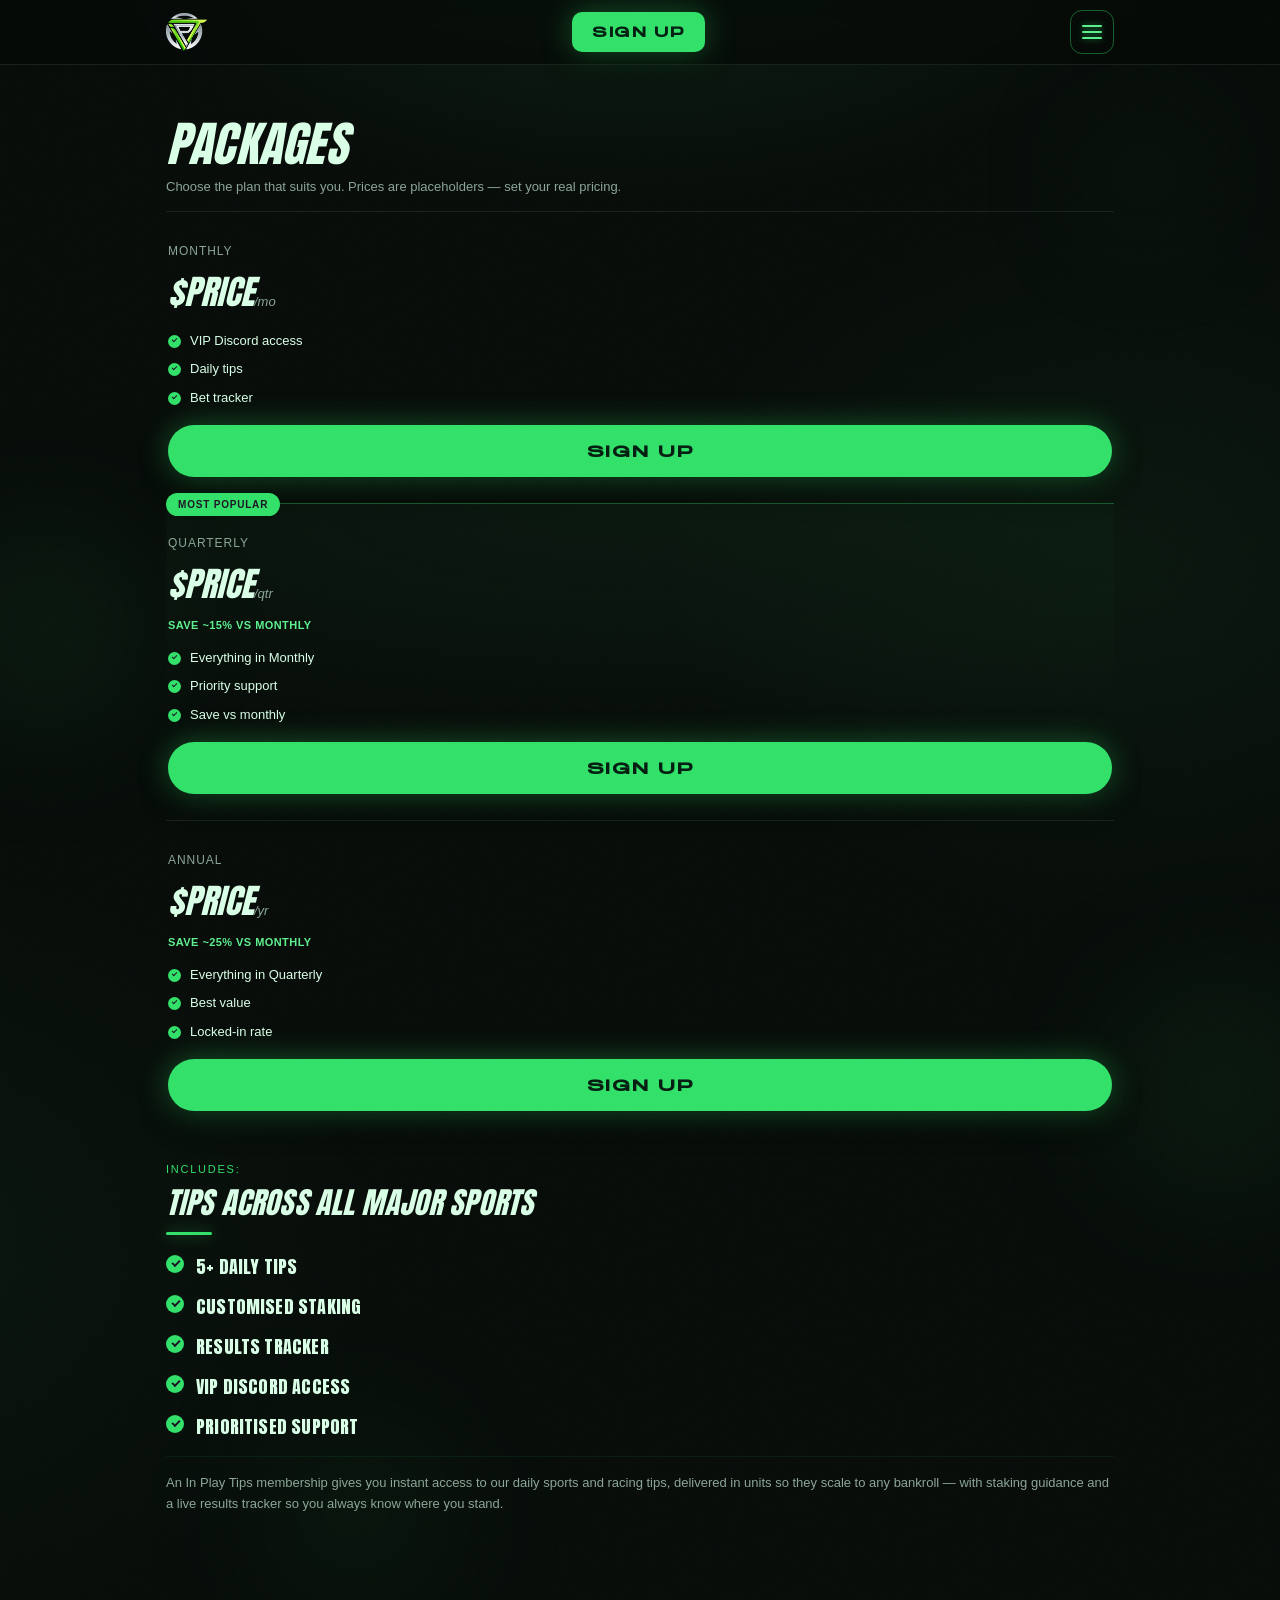
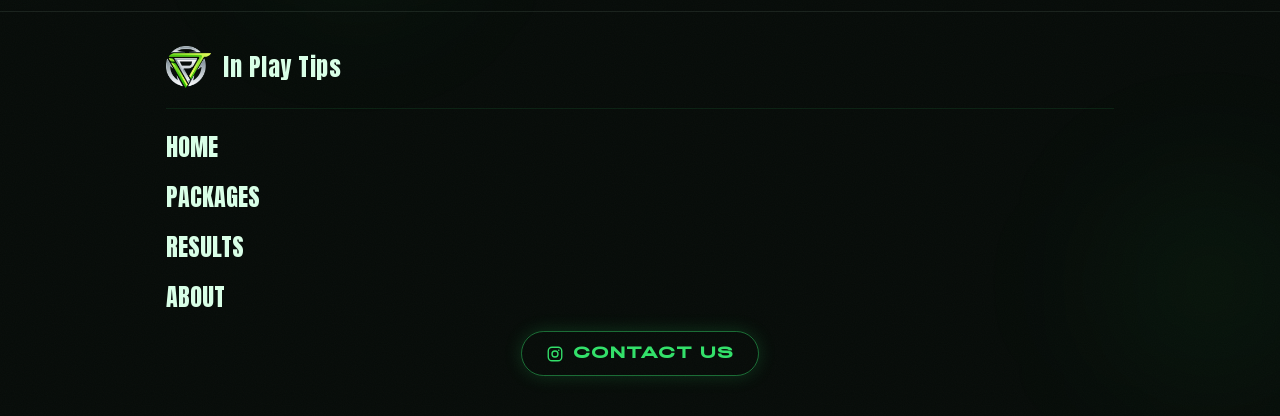
<file: packages.html>
<!DOCTYPE html>
<html lang="en">
<head>
<meta charset="utf-8">
<meta name="viewport" content="width=device-width, initial-scale=1, viewport-fit=cover">
<meta http-equiv="Cache-Control" content="no-cache, no-store, must-revalidate">
<meta http-equiv="Pragma" content="no-cache">
<meta http-equiv="Expires" content="0">
<title>Packages — In Play Tips</title>
<link rel="stylesheet" href="styles.css?v=115">
<!-- ============================================================
     ANALYTICS  —  REPLACE THE PLACEHOLDER IDS BELOW
     1) Google Analytics 4: swap G-XXXXXXXXXX for your Measurement ID
        (analytics.google.com -> Admin -> Data Streams)
     2) Microsoft Clarity (free heatmaps + recordings):
        swap CLARITY_ID for your project ID (clarity.microsoft.com)
     Until replaced, these do nothing.
============================================================ -->
<!-- Google Analytics 4 -->
<script async src="https://www.googletagmanager.com/gtag/js?id=G-XXXXXXXXXX"></script>
<script>
  window.dataLayer = window.dataLayer || [];
  function gtag(){dataLayer.push(arguments);}
  gtag('js', new Date());
  gtag('config', 'G-XXXXXXXXXX');
</script>
<!-- Microsoft Clarity -->
<script type="text/javascript">
  (function(c,l,a,r,i,t,y){
    c[a]=c[a]||function(){(c[a].q=c[a].q||[]).push(arguments)};
    t=l.createElement(r);t.async=1;t.src="https://www.clarity.ms/tag/"+i;
    y=l.getElementsByTagName(r)[0];y.parentNode.insertBefore(t,y);
  })(window, document, "clarity", "script", "CLARITY_ID");
</script>
</head>
<body>

<!-- Layered site background -->
<div class="site-bg" aria-hidden="true">
  <div class="l1"></div>
  <div class="l2"></div>
  <div class="glow"></div>
  <div class="gblob g2"></div>
  <div class="gblob g3"></div>
  <div class="gblob g4"></div>
  <div class="gblob g5"></div>
  <div class="grid"></div>
</div>

<!-- HEADER -->
<header class="header">
  <div class="header-inner">
    <a class="header-logo" href="index.html" aria-label="In Play Tips home"><img src="logo.webp" alt="logo" width="41" height="38" decoding="async"></a>
    <button class="btn btn-primary" type="button">Sign up</button>
    <button class="hamburger" type="button" aria-label="Menu"><span></span><span></span><span></span></button>
  </div>
</header>

<main>
<div class="wrap">

  <!-- Packages -->
  <section id="packages">
    <div class="section-head"><h2>Packages</h2>
      <p class="lead">Choose the plan that suits you. Prices are placeholders &mdash; set your real pricing.</p>
    </div>
    <div class="pkg-grid">
      <div class="pkg-card">
        <div class="pkg-name">Monthly</div>
        <div class="pkg-price">$PRICE<small>/mo</small></div>
        <ul class="pkg-feats"><li>VIP Discord access</li><li>Daily tips</li><li>Bet tracker</li></ul>
        <button class="btn btn-primary" type="button">Sign up</button>
      </div>
      <div class="pkg-card feat">
        <span class="pkg-badge">Most popular</span>
        <div class="pkg-name">Quarterly</div>
        <div class="pkg-price">$PRICE<small>/qtr</small></div>
        <div class="pkg-save">Save ~15% vs monthly</div>
        <ul class="pkg-feats"><li>Everything in Monthly</li><li>Priority support</li><li>Save vs monthly</li></ul>
        <button class="btn btn-primary" type="button">Sign up</button>
      </div>
      <div class="pkg-card">
        <div class="pkg-name">Annual</div>
        <div class="pkg-price">$PRICE<small>/yr</small></div>
        <div class="pkg-save">Save ~25% vs monthly</div>
        <ul class="pkg-feats"><li>Everything in Quarterly</li><li>Best value</li><li>Locked-in rate</li></ul>
        <button class="btn btn-primary" type="button">Sign up</button>
      </div>
    </div>

    <!-- What's included -->
    <div class="includes-card">
      <div class="inc-label">Includes:</div>
      <h3 class="inc-head">Tips across all major sports</h3>
      <div class="inc-accent"></div>
      <ul class="inc-feats">
        <li>5+ daily tips</li>
        <li>Customised staking</li>
        <li>Results tracker</li>
        <li>VIP Discord access</li>
        <li>Prioritised support</li>
      </ul>
      <div class="inc-divider"></div>
      <!-- Placeholder description — replace with your own -->
      <p class="inc-desc">An In Play Tips membership gives you instant access to our daily sports and racing tips, delivered in units so they scale to any bankroll &mdash; with staking guidance and a live results tracker so you always know where you stand.</p>
    </div>

  </section>

</div>
</main>

<!-- FOOTER -->
<footer class="footer">
  <div class="wrap">
    <div class="footer-brand"><img src="logo.webp" alt="logo" loading="lazy" decoding="async"><span class="bn">In Play Tips</span></div>
    <hr>
    <nav class="footer-nav">
      <a href="index.html">Home</a><a href="packages.html">Packages</a><a href="results.html">Results</a><a href="about.html">About</a>
    </nav>
    <div class="footer-contact"><a class="contact-btn" href="https://www.instagram.com/in.play.tips" target="_blank" rel="noopener"><svg viewBox="0 0 24 24" fill="none" stroke="currentColor" stroke-width="1.8"><rect x="3" y="3" width="18" height="18" rx="5"/><circle cx="12" cy="12" r="4"/><circle cx="17" cy="7" r="1.1" fill="currentColor" stroke="none"/></svg>Contact us</a></div>
  </div>
</footer>


<!-- Sign-up plan modal -->
<div class="modal" id="signupModal" aria-hidden="true">
  <div class="modal__backdrop" data-close></div>
  <div class="modal__panel" role="dialog" aria-modal="true" aria-label="Choose your plan">
    <button class="modal__x" type="button" data-close aria-label="Close">&times;</button>
    <div class="modal__eyebrow">In Play Tips</div>
    <h3 class="modal__title">Choose your plan</h3>
    <p class="modal__sub">Instant access. Cancel anytime, no lock-in.</p>
    <!-- PLACEHOLDER prices &mdash; set your real pricing -->
    <div class="plans">
      <button class="plan" type="button" data-plan="weekly">
        <span class="plan__l"><span class="plan__name">Weekly</span><span class="plan__feat">All daily tips + bet tracker</span></span>
        <span class="plan__r"><span class="plan__price">$39</span><span class="plan__per">/week</span></span>
      </button>
      <button class="plan featured" type="button" data-plan="monthly">
        <span class="plan__badge">Most popular</span>
        <span class="plan__l"><span class="plan__name">Monthly</span><span class="plan__feat">Save vs weekly + priority support</span></span>
        <span class="plan__r"><span class="plan__price">$119</span><span class="plan__per">/month</span></span>
      </button>
      <button class="plan" type="button" data-plan="quarterly">
        <span class="plan__l"><span class="plan__name">Quarterly</span><span class="plan__feat">Best value &middot; locked-in rate</span></span>
        <span class="plan__r"><span class="plan__price">$299</span><span class="plan__per">/quarter</span></span>
      </button>
    </div>
    <div class="modal__reassure"><span>Cancel anytime</span><span>Instant access</span><span>18+ &middot; bet responsibly</span></div>
  </div>
</div>
<script>
(function(){
  var modal=document.getElementById('signupModal'); if(!modal) return;
  function open(e){ if(e) e.preventDefault(); modal.classList.add('open'); modal.setAttribute('aria-hidden','false'); document.body.style.overflow='hidden'; }
  function close(){ modal.classList.remove('open'); modal.setAttribute('aria-hidden','true'); document.body.style.overflow=''; }
  Array.prototype.forEach.call(document.querySelectorAll('.btn-primary'),function(b){ b.addEventListener('click',open); });
  modal.addEventListener('click',function(e){ if(e.target.hasAttribute('data-close')) close(); });
  document.addEventListener('keydown',function(e){ if(e.key==='Escape' && modal.classList.contains('open')) close(); });
})();
</script>


<!-- Full-screen nav menu -->
<div class="navmenu" id="navMenu" aria-hidden="true">
  <div class="navmenu__head">
    <a class="navmenu__brand" href="index.html"><img src="logo.webp" alt="" loading="lazy" decoding="async">In Play Tips</a>
    <button class="navmenu__x" type="button" data-navclose aria-label="Close menu">&times;</button>
  </div>
  <nav class="navmenu__links">
    <a href="index.html">Home</a>
    <a href="results.html">Results</a>
    <a href="packages.html">Packages</a>
    <a href="about.html">About</a>
  </nav>
  <div class="navmenu__foot">
    <button class="btn btn-primary navmenu__cta" type="button">Sign up</button>
    <a class="contact-btn" href="https://www.instagram.com/in.play.tips" target="_blank" rel="noopener"><svg viewBox="0 0 24 24" fill="none" stroke="currentColor" stroke-width="1.8"><rect x="3" y="3" width="18" height="18" rx="5"/><circle cx="12" cy="12" r="4"/><circle cx="17" cy="7" r="1.1" fill="currentColor" stroke="none"/></svg>Contact us</a>
    <img class="navmenu__logo" src="logo.webp" alt="In Play Tips" loading="lazy" decoding="async">
  </div>
</div>
<script>
/* Full-screen nav menu */
(function(){
  var menu=document.getElementById('navMenu'); if(!menu) return;
  function open(){ menu.classList.add('open'); menu.setAttribute('aria-hidden','false'); document.body.style.overflow='hidden'; }
  function close(){ menu.classList.remove('open'); menu.setAttribute('aria-hidden','true'); document.body.style.overflow=''; }
  Array.prototype.forEach.call(document.querySelectorAll('.hamburger'),function(h){ h.addEventListener('click',function(e){ e.preventDefault(); open(); }); });
  menu.addEventListener('click',function(e){
    if(e.target.closest('[data-navclose]') || e.target.closest('.navmenu__links a') || e.target.closest('.navmenu__cta')){ close(); }
  });
  document.addEventListener('keydown',function(e){ if(e.key==='Escape' && menu.classList.contains('open')) close(); });
})();
</script>

</body>
</html>
</file>
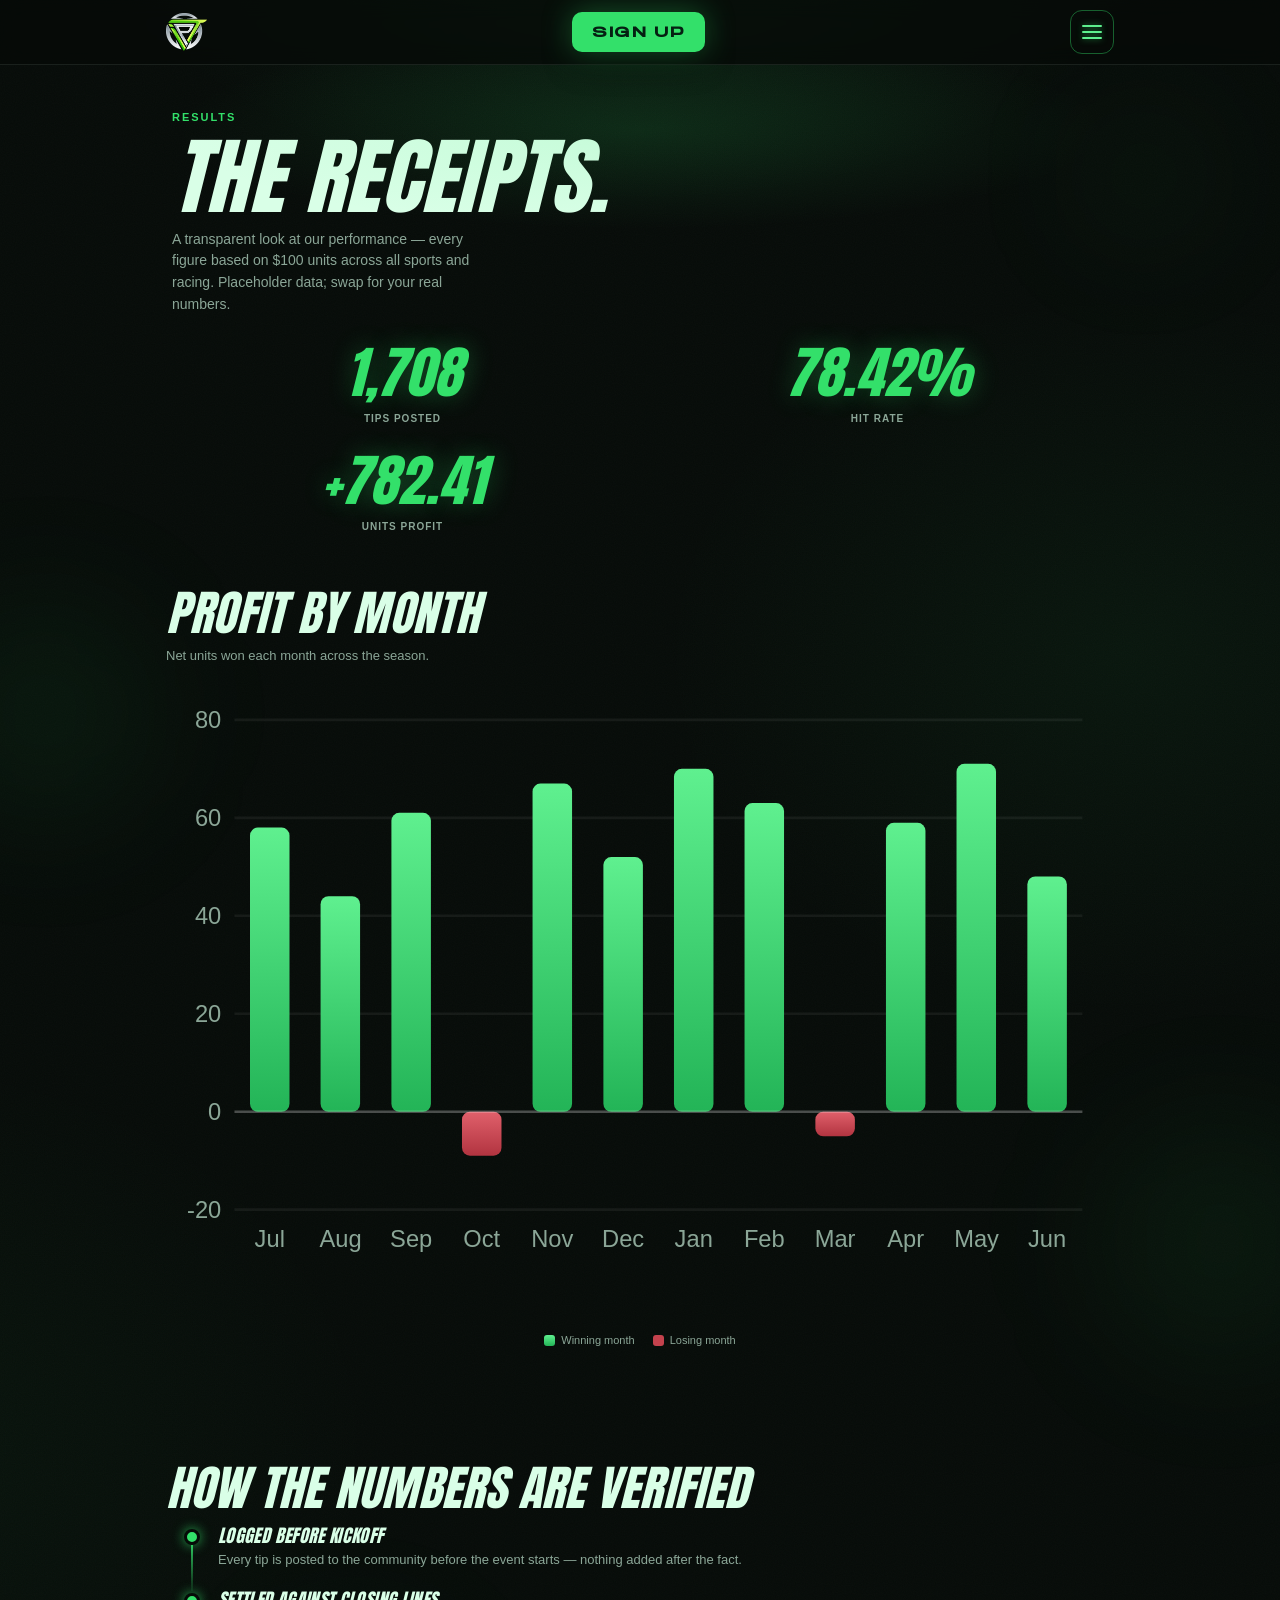
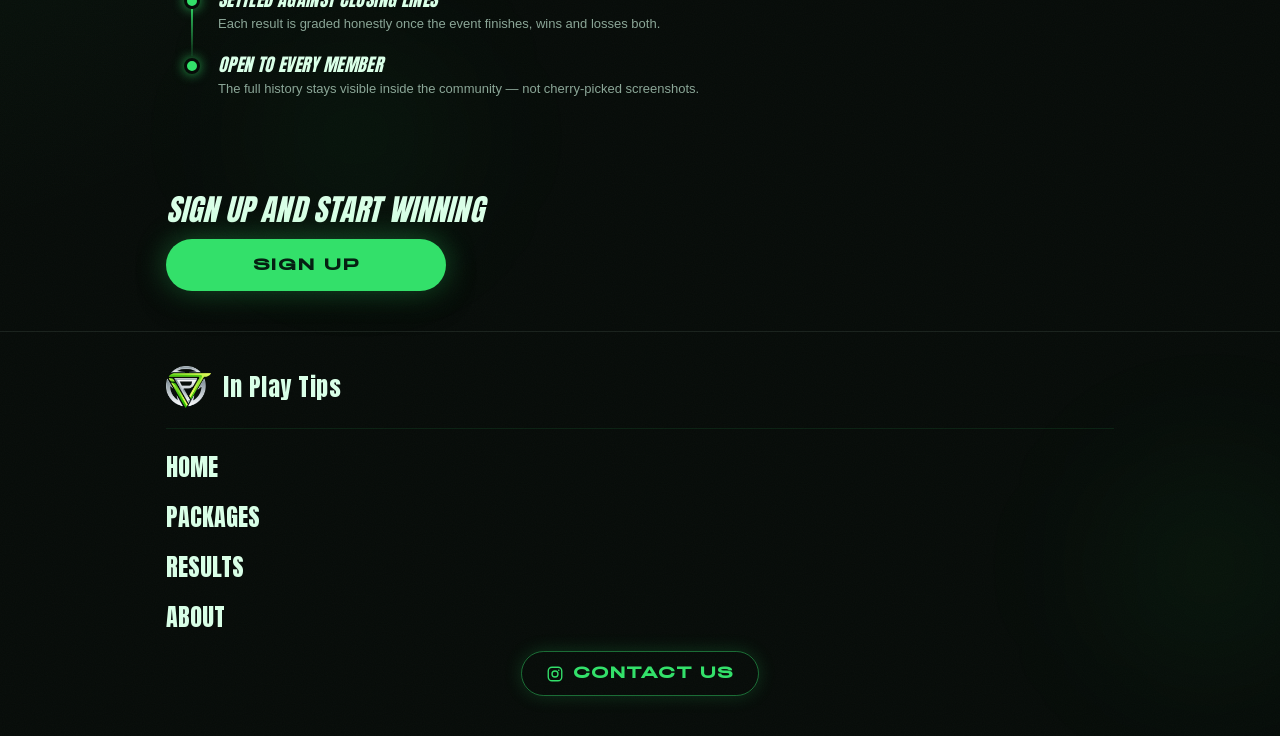
<file: results.html>
<!DOCTYPE html>
<html lang="en">
<head>
<meta charset="utf-8">
<meta name="viewport" content="width=device-width, initial-scale=1, viewport-fit=cover">
<meta http-equiv="Cache-Control" content="no-cache, no-store, must-revalidate">
<meta http-equiv="Pragma" content="no-cache">
<meta http-equiv="Expires" content="0">
<title>Results — In Play Tips</title>
<link rel="stylesheet" href="styles.css?v=115">
<!-- ============================================================
     ANALYTICS  —  REPLACE THE PLACEHOLDER IDS BELOW
     1) Google Analytics 4: swap G-XXXXXXXXXX for your Measurement ID
        (analytics.google.com -> Admin -> Data Streams)
     2) Microsoft Clarity (free heatmaps + recordings):
        swap CLARITY_ID for your project ID (clarity.microsoft.com)
     Until replaced, these do nothing.
============================================================ -->
<!-- Google Analytics 4 -->
<script async src="https://www.googletagmanager.com/gtag/js?id=G-XXXXXXXXXX"></script>
<script>
  window.dataLayer = window.dataLayer || [];
  function gtag(){dataLayer.push(arguments);}
  gtag('js', new Date());
  gtag('config', 'G-XXXXXXXXXX');
</script>
<!-- Microsoft Clarity -->
<script type="text/javascript">
  (function(c,l,a,r,i,t,y){
    c[a]=c[a]||function(){(c[a].q=c[a].q||[]).push(arguments)};
    t=l.createElement(r);t.async=1;t.src="https://www.clarity.ms/tag/"+i;
    y=l.getElementsByTagName(r)[0];y.parentNode.insertBefore(t,y);
  })(window, document, "clarity", "script", "CLARITY_ID");
</script>
</head>
<body>

<!-- Layered site background -->
<div class="site-bg" aria-hidden="true">
  <div class="l1"></div>
  <div class="l2"></div>
  <div class="glow"></div>
  <div class="gblob g2"></div>
  <div class="gblob g3"></div>
  <div class="gblob g4"></div>
  <div class="gblob g5"></div>
  <div class="grid"></div>
</div>

<!-- HEADER -->
<header class="header">
  <div class="header-inner">
    <a class="header-logo" href="index.html" aria-label="In Play Tips home"><img src="logo.webp" alt="logo" width="41" height="38" decoding="async"></a>
    <button class="btn btn-primary" type="button">Sign up</button>
    <button class="hamburger" type="button" aria-label="Menu"><span></span><span></span><span></span></button>
  </div>
</header>

<main>
<div class="wrap">

  <!-- Intro -->
  <section class="about-intro smoke">
    <span class="eyebrow">Results</span>
    <h1>The receipts.</h1>
    <p class="lead">A transparent look at our performance &mdash; every figure based on $100 units across all sports
      and racing. Placeholder data; swap for your real numbers.</p>
  </section>

  <!-- KPI cards -->
  <div class="kpi-grid">
    <div class="kpi"><span class="k-val">1,708</span><span class="k-label">Tips posted</span></div>
    <div class="kpi"><span class="k-val">78.42%</span><span class="k-label">Hit rate</span></div>
    <div class="kpi"><span class="k-val pos">+782.41</span><span class="k-label">Units profit</span></div>
  </div>

  <!-- Monthly profit bar chart -->
  <section id="performance">
    <div class="section-head"><h2>Profit by month</h2>
      <p class="lead">Net units won each month across the season.</p>
    </div>
    <div class="graph-card">
      <svg class="barchart" viewBox="0 0 360 240" role="img" aria-label="Net units by month">
        <defs>
          <linearGradient id="barPos" x1="0" y1="0" x2="0" y2="1">
            <stop offset="0%" stop-color="#5FF08F"/><stop offset="100%" stop-color="#23B457"/>
          </linearGradient>
          <linearGradient id="barNeg" x1="0" y1="0" x2="0" y2="1">
            <stop offset="0%" stop-color="#e0606b"/><stop offset="100%" stop-color="#b23440"/>
          </linearGradient>
        </defs>
        <g class="gls"></g>
        <g class="yls"></g>
        <g class="bars"></g>
        <line class="zero" x1="0" y1="0" x2="0" y2="0"></line>
        <g class="xls"></g>
      </svg>
      <div class="bar-legend"><span><i class="up"></i>Winning month</span><span><i class="down"></i>Losing month</span></div>
    </div>
  </section>

  <!-- How verified -->
  <section class="values-sec">
    <div class="section-head"><h2>How the numbers are verified</h2></div>
    <ul class="steps">
      <li class="step"><span class="step-dot"></span><h3>Logged before kickoff</h3>
        <p>Every tip is posted to the community before the event starts &mdash; nothing added after the fact.</p></li>
      <li class="step"><span class="step-dot"></span><h3>Settled against closing lines</h3>
        <p>Each result is graded honestly once the event finishes, wins and losses both.</p></li>
      <li class="step"><span class="step-dot"></span><h3>Open to every member</h3>
        <p>The full history stays visible inside the community &mdash; not cherry-picked screenshots.</p></li>
    </ul>
  </section>

  <!-- CTA -->
  <div class="cta-final smoke" style="margin-top:20px">
    <h3 style="font-family:var(--head);font-size:30px;text-transform:uppercase;margin-bottom:14px">Sign up and start winning</h3>
    <button class="btn btn-primary" type="button" style="max-width:280px;margin:0 auto">Sign up</button>
  </div>

</div>
</main>

<!-- FOOTER -->
<footer class="footer">
  <div class="wrap">
    <div class="footer-brand"><img src="logo.webp" alt="logo" loading="lazy" decoding="async"><span class="bn">In Play Tips</span></div>
    <hr>
    <nav class="footer-nav">
      <a href="index.html">Home</a><a href="packages.html">Packages</a><a href="results.html">Results</a><a href="about.html">About</a>
    </nav>
    <div class="footer-contact"><a class="contact-btn" href="https://www.instagram.com/in.play.tips" target="_blank" rel="noopener"><svg viewBox="0 0 24 24" fill="none" stroke="currentColor" stroke-width="1.8"><rect x="3" y="3" width="18" height="18" rx="5"/><circle cx="12" cy="12" r="4"/><circle cx="17" cy="7" r="1.1" fill="currentColor" stroke="none"/></svg>Contact us</a></div>
  </div>
</footer>


<!-- Sign-up plan modal -->
<div class="modal" id="signupModal" aria-hidden="true">
  <div class="modal__backdrop" data-close></div>
  <div class="modal__panel" role="dialog" aria-modal="true" aria-label="Choose your plan">
    <button class="modal__x" type="button" data-close aria-label="Close">&times;</button>
    <div class="modal__eyebrow">In Play Tips</div>
    <h3 class="modal__title">Choose your plan</h3>
    <p class="modal__sub">Instant access. Cancel anytime, no lock-in.</p>
    <!-- PLACEHOLDER prices &mdash; set your real pricing -->
    <div class="plans">
      <button class="plan" type="button" data-plan="weekly">
        <span class="plan__l"><span class="plan__name">Weekly</span><span class="plan__feat">All daily tips + bet tracker</span></span>
        <span class="plan__r"><span class="plan__price">$39</span><span class="plan__per">/week</span></span>
      </button>
      <button class="plan featured" type="button" data-plan="monthly">
        <span class="plan__badge">Most popular</span>
        <span class="plan__l"><span class="plan__name">Monthly</span><span class="plan__feat">Save vs weekly + priority support</span></span>
        <span class="plan__r"><span class="plan__price">$119</span><span class="plan__per">/month</span></span>
      </button>
      <button class="plan" type="button" data-plan="quarterly">
        <span class="plan__l"><span class="plan__name">Quarterly</span><span class="plan__feat">Best value &middot; locked-in rate</span></span>
        <span class="plan__r"><span class="plan__price">$299</span><span class="plan__per">/quarter</span></span>
      </button>
    </div>
    <div class="modal__reassure"><span>Cancel anytime</span><span>Instant access</span><span>18+ &middot; bet responsibly</span></div>
  </div>
</div>

<script>
/* Sign-up modal */
(function(){
  var modal=document.getElementById('signupModal'); if(!modal) return;
  function open(e){ if(e) e.preventDefault(); modal.classList.add('open'); modal.setAttribute('aria-hidden','false'); document.body.style.overflow='hidden'; }
  function close(){ modal.classList.remove('open'); modal.setAttribute('aria-hidden','true'); document.body.style.overflow=''; }
  Array.prototype.forEach.call(document.querySelectorAll('.btn-primary'),function(b){ b.addEventListener('click',open); });
  modal.addEventListener('click',function(e){ if(e.target.hasAttribute('data-close')) close(); });
  document.addEventListener('keydown',function(e){ if(e.key==='Escape' && modal.classList.contains('open')) close(); });
})();
</script>
<script>
/* Monthly profit bar chart (placeholder data) */
(function(){
  var MONTHS=["Jul","Aug","Sep","Oct","Nov","Dec","Jan","Feb","Mar","Apr","May","Jun"];
  var V=[58,44,61,-9,67,52,70,63,-5,59,71,48]; /* net units per month — placeholder */
  var svg=document.querySelector('.barchart'); if(!svg) return;
  var W=360,H=240,PADL=26,PADR=12,PADT=14,PADB=40;
  var pL=PADL,pR=W-PADR,pT=PADT,pB=H-PADB;
  var minV=Math.min.apply(null,V.concat([0])), maxV=Math.max.apply(null,V.concat([0]));
  var top=Math.ceil(maxV/20)*20, bot=Math.floor(minV/20)*20; if(top===bot) top+=20;
  var Y=function(v){ return pT+(pB-pT)*(1-(v-bot)/(top-bot)); };
  var zeroY=Y(0), n=V.length, slot=(pR-pL)/n, bw=slot*0.56;
  var bars=svg.querySelector('.bars'), gls=svg.querySelector('.gls'), yls=svg.querySelector('.yls'),
      xls=svg.querySelector('.xls'), zero=svg.querySelector('.zero');
  var g='', yy='';
  for(var v=bot; v<=top+0.1; v+=20){ var gy=Y(v);
    g+='<line class="gl" x1="'+pL+'" y1="'+gy.toFixed(1)+'" x2="'+pR+'" y2="'+gy.toFixed(1)+'"></line>';
    yy+='<text class="ylabel" x="'+(pL-5)+'" y="'+(gy+3).toFixed(1)+'" text-anchor="end">'+v+'</text>';
  }
  gls.innerHTML=g; yls.innerHTML=yy;
  zero.setAttribute('x1',pL); zero.setAttribute('x2',pR); zero.setAttribute('y1',zeroY.toFixed(1)); zero.setAttribute('y2',zeroY.toFixed(1));
  var rr='', xx='';
  for(var i=0;i<n;i++){
    var cx=pL+slot*i+slot/2, val=V[i], pos=val>=0;
    var y=Math.min(Y(val),zeroY), h=Math.max(Math.abs(Y(val)-zeroY),1.5);
    rr+='<rect x="'+(cx-bw/2).toFixed(1)+'" y="'+y.toFixed(1)+'" width="'+bw.toFixed(1)+'" height="'+h.toFixed(1)+'" rx="3" fill="url(#'+(pos?'barPos':'barNeg')+')"></rect>';
    xx+='<text class="xlabel" x="'+cx.toFixed(1)+'" y="'+(pB+14)+'" text-anchor="middle">'+MONTHS[i]+'</text>';
  }
  bars.innerHTML=rr; xls.innerHTML=xx;
})();
</script>

<!-- Full-screen nav menu -->
<div class="navmenu" id="navMenu" aria-hidden="true">
  <div class="navmenu__head">
    <a class="navmenu__brand" href="index.html"><img src="logo.webp" alt="" loading="lazy" decoding="async">In Play Tips</a>
    <button class="navmenu__x" type="button" data-navclose aria-label="Close menu">&times;</button>
  </div>
  <nav class="navmenu__links">
    <a href="index.html">Home</a>
    <a href="results.html">Results</a>
    <a href="packages.html">Packages</a>
    <a href="about.html">About</a>
  </nav>
  <div class="navmenu__foot">
    <button class="btn btn-primary navmenu__cta" type="button">Sign up</button>
    <a class="contact-btn" href="https://www.instagram.com/in.play.tips" target="_blank" rel="noopener"><svg viewBox="0 0 24 24" fill="none" stroke="currentColor" stroke-width="1.8"><rect x="3" y="3" width="18" height="18" rx="5"/><circle cx="12" cy="12" r="4"/><circle cx="17" cy="7" r="1.1" fill="currentColor" stroke="none"/></svg>Contact us</a>
    <img class="navmenu__logo" src="logo.webp" alt="In Play Tips" loading="lazy" decoding="async">
  </div>
</div>
<script>
/* Full-screen nav menu */
(function(){
  var menu=document.getElementById('navMenu'); if(!menu) return;
  function open(){ menu.classList.add('open'); menu.setAttribute('aria-hidden','false'); document.body.style.overflow='hidden'; }
  function close(){ menu.classList.remove('open'); menu.setAttribute('aria-hidden','true'); document.body.style.overflow=''; }
  Array.prototype.forEach.call(document.querySelectorAll('.hamburger'),function(h){ h.addEventListener('click',function(e){ e.preventDefault(); open(); }); });
  menu.addEventListener('click',function(e){
    if(e.target.closest('[data-navclose]') || e.target.closest('.navmenu__links a') || e.target.closest('.navmenu__cta')){ close(); }
  });
  document.addEventListener('keydown',function(e){ if(e.key==='Escape' && menu.classList.contains('open')) close(); });
})();
</script>

</body>
</html>
</file>
<file: styles.css>
@font-face{font-family:"Anton";font-style:normal;font-weight:400;font-display:swap;src:url([data-uri]) format("woff2")}
@font-face{font-family:"Roboto";font-style:italic;font-weight:100 900;font-display:swap;src:url([data-uri]) format("woff2")}
@font-face{font-family:"Roboto";font-style:normal;font-weight:100 900;font-display:swap;src:url([data-uri]) format("woff2")}
@font-face{font-family:"Titling Gothic FB Extended";font-style:normal;font-weight:500;font-display:swap;src:url([data-uri]) format("woff2")}
@font-face{font-family:"Roboto";font-style:normal;font-weight:400;font-display:swap;src:url([data-uri]) format("woff2")}
@font-face{font-family:"Roboto";font-style:normal;font-weight:500;font-display:swap;src:url([data-uri]) format("woff2")}
:root{
  --base:#060B08; --deep:#040705; --panel:#0A130D; --panel2:#0E1A12;
  --border:rgba(51,224,106,.10); --gold:#33E06A; --gold2:#5FF08F; --muted:#8BA697; --gold-rgb:51,224,106; --btn-text:#052012;
  --soft-gold:#5FF08F; --soft-gold2:#A8FFC7; --white:#D9FFE7;
  --mint:#D9FFE7; --hairline:rgba(217,255,231,.09);
  --win:#198754; --loss:#dc3545;
  --head:"Anton",sans-serif;
  --body:Arial,Helvetica,sans-serif;
  --btn-font:"Titling Gothic FB Extended","Roboto",Helvetica,Arial,sans-serif;
}
*{box-sizing:border-box;margin:0;padding:0}
html{-webkit-text-size-adjust:100%}
body{
  font-family:var(--body); color:var(--white); background-color:var(--base);
  position:relative;
  line-height:1.5; -webkit-font-smoothing:antialiased; overflow-x:hidden;
}
/* ---------- SITE BACKGROUND (layered) ---------- */
.site-bg{position:absolute;inset:0;z-index:-1;overflow:hidden;pointer-events:none}
.site-bg .l1{position:absolute;inset:0;background:linear-gradient(to bottom right, rgba(16,54,10,.10), #0c0a09 50%, #0c0a09)}
.site-bg .l2{position:absolute;inset:0;background:linear-gradient(to bottom, rgba(16,54,10,.20), #0c0a09 50%, rgba(16,54,10,.10))}
.site-bg .glow{position:absolute;top:80px;right:40px;width:192px;height:192px;border-radius:9999px;filter:blur(64px);background:linear-gradient(to bottom right, rgba(57,255,20,.20), rgba(124,252,0,.10))}
.site-bg .gblob{position:absolute;border-radius:9999px;filter:blur(70px);pointer-events:none}
.site-bg .g2{top:26%;left:-60px;width:210px;height:210px;background:rgba(57,255,20,.10)}
.site-bg .g3{top:48%;right:-60px;width:240px;height:240px;background:rgba(57,255,20,.09)}
.site-bg .g4{top:70%;left:20%;width:200px;height:200px;background:rgba(57,255,20,.08)}
.site-bg .g5{top:88%;right:-40px;width:220px;height:220px;background:rgba(57,255,20,.08)}
.site-bg .grid{position:absolute;inset:0;background-image:linear-gradient(to right,rgba(57,255,20,.014) 1px,transparent 1px),linear-gradient(to bottom,rgba(57,255,20,.014) 1px,transparent 1px);background-size:64px 64px}
img{max-width:100%;display:block}
a{color:inherit;text-decoration:none}
.wrap{width:100%;max-width:520px;margin:0 auto;padding:0 16px}
.eyebrow{font-family:var(--body);font-weight:500;letter-spacing:.18em;text-transform:uppercase;
  font-size:11px;color:var(--gold)}
h1,h2,h3,.head{font-family:var(--head);font-weight:400;text-transform:uppercase;line-height:.96;letter-spacing:.01em}

/* ---------- Buttons ---------- */
.btn{display:inline-flex;align-items:center;justify-content:center;gap:8px;
  font-family:var(--btn-font);font-weight:600;text-transform:uppercase;letter-spacing:.06em;
  font-size:14px;border-radius:14px;padding:0 22px;height:52px;width:100%;cursor:pointer;
  position:relative;overflow:hidden;border:2px solid transparent;
  transition:transform .15s ease,filter .15s ease,box-shadow .2s ease}
.btn:active{transform:translateY(1px)}
.btn-primary{color:var(--btn-text);border-color:#2BD80A;
  background:linear-gradient(180deg,rgba(255,255,255,.34),rgba(255,255,255,0) 46%),linear-gradient(180deg,#6CFF45 0%,#39FF14 50%,#27D40A 100%);
  box-shadow:inset 0 1px 0 rgba(255,255,255,.7),inset 0 -3px 6px rgba(0,52,0,.22),0 7px 18px rgba(0,0,0,.4),0 0 50px 0 rgba(var(--gold-rgb),.2)}
.btn-primary:hover{filter:brightness(1.04);transform:translateY(-1px);
  box-shadow:inset 0 1px 0 rgba(255,255,255,.7),inset 0 -3px 6px rgba(0,52,0,.22),0 11px 26px rgba(0,0,0,.45),0 0 28px 2px rgba(var(--gold-rgb),.6),0 0 60px 0 rgba(var(--gold-rgb),.3)}
.btn-ghost{color:var(--gold);border-color:#2BD80A;background-color:#9aa0a7;
  background:linear-gradient(180deg,rgba(0,0,0,.20),rgba(0,0,0,0) 50%),linear-gradient(180deg,rgba(255,255,255,.22),rgba(255,255,255,0) 38%),linear-gradient(180deg,#A7ADB4 0%,#C5CAD0 50%,#878D95 100%);
  box-shadow:inset 0 1px 0 rgba(255,255,255,.55),inset 0 -3px 6px rgba(0,0,0,.24),0 7px 18px rgba(0,0,0,.4),0 0 50px 0 rgba(var(--gold-rgb),.2)}
.btn-ghost:hover{filter:brightness(1.04);transform:translateY(-1px);
  box-shadow:inset 0 1px 0 rgba(255,255,255,.85),inset 0 -3px 6px rgba(0,0,0,.24),0 11px 26px rgba(0,0,0,.45),0 0 28px 2px rgba(var(--gold-rgb),.55),0 0 60px 0 rgba(var(--gold-rgb),.3)}

/* ---------- Header ---------- */
.header{position:sticky;top:0;z-index:50;background:rgba(15,11,18,.78);
  backdrop-filter:blur(10px);border-bottom:1px solid rgba(71,65,77,.5)}
.header-inner{display:flex;align-items:center;justify-content:space-between;gap:12px;
  height:64px;max-width:520px;margin:0 auto;padding:0 16px}
.header-logo img{height:38px;width:auto;object-fit:contain}
.header .btn{width:auto;height:40px;font-size:12px;padding:0 20px;border-radius:10px}
.hamburger{width:44px;height:44px;border:1.5px solid var(--gold);border-radius:12px;
  background:linear-gradient(180deg,rgba(255,255,255,.08),rgba(255,255,255,0) 48%),linear-gradient(180deg,#1d2618 0%,#0e130c 100%);
  display:flex;flex-direction:column;justify-content:center;align-items:center;gap:4px;cursor:pointer;
  box-shadow:inset 0 1px 0 rgba(255,255,255,.18),inset 0 -2px 5px rgba(0,0,0,.42),0 4px 12px rgba(0,0,0,.4),0 0 14px rgba(var(--gold-rgb),.22);
  transition:transform .15s ease,box-shadow .2s ease,filter .15s ease}
.hamburger:hover{transform:translateY(-1px);filter:brightness(1.08);
  box-shadow:inset 0 1px 0 rgba(255,255,255,.18),inset 0 -2px 5px rgba(0,0,0,.42),0 8px 18px rgba(0,0,0,.45),0 0 22px 1px rgba(var(--gold-rgb),.5)}
.hamburger:active{transform:translateY(1px)}
.hamburger span{width:20px;height:2px;background:var(--soft-gold);border-radius:2px;box-shadow:0 0 6px rgba(var(--gold-rgb),.6)}

/* ---------- Section rhythm ---------- */
section{padding:34px 0}
.section-head{margin-bottom:14px}
.section-head h2{font-size:34px}
.lead{color:var(--muted);font-size:13px;margin-top:10px}

/* ---------- HERO CARD ---------- */
.hero{padding:18px 0 8px}
.hero-card{position:relative;border-radius:28px;overflow:hidden;
  background:#0c0a09; background:var(--panel);
  border:1px solid var(--border);
  box-shadow:inset 0 1px 0 rgba(255,255,255,.06),inset 0 0 60px rgba(var(--gold-rgb),.06),
             0 24px 60px rgba(0,0,0,.45);
  padding:26px 22px 0;}
.hero-card::before{content:"";position:absolute;top:-40%;left:50%;transform:translateX(-50%);
  width:120%;height:70%;background:radial-gradient(closest-side,rgba(var(--gold-rgb),.16),transparent 70%);
  pointer-events:none}
.hero-inner{position:relative;z-index:2}
.hero h1{font-size:50px;margin:14px 0 22px}
.hero-btns{display:flex;flex-direction:column;gap:14px;margin-bottom:8px}
.hero-btns .btn{border-radius:14px;height:58px;font-size:15px}
.hero-players{position:relative;z-index:2;display:flex;align-items:flex-end;justify-content:center;
  gap:0;margin-top:10px;margin-left:-22px;margin-right:-22px;padding-bottom:46px}
.hero-players img{height:200px;width:auto;object-fit:contain;
  filter:drop-shadow(0 18px 24px rgba(0,0,0,.5))}
.hero-players img.mid{height:240px;margin:0 -22px;z-index:3}
.hero-players img.side{z-index:2;opacity:.96}
/* live results marquee */
.live-strip{position:absolute;left:0;right:0;bottom:0;z-index:4;
  background:linear-gradient(180deg,rgba(10,8,13,.2),rgba(10,8,13,.92));
  border-top:1px solid rgba(71,65,77,.7);
  display:flex;align-items:center;gap:10px;padding:10px 0;overflow:hidden}
.live-label{flex:0 0 auto;display:flex;align-items:center;gap:7px;padding-left:16px;
  font-family:var(--body);font-weight:500;text-transform:uppercase;letter-spacing:.1em;
  font-size:10px;color:var(--gold)}
.live-dot{width:7px;height:7px;border-radius:50%;background:var(--win);
  box-shadow:0 0 0 0 rgba(25,135,84,.6);animation:pulse 1.6s infinite}
@keyframes pulse{0%{box-shadow:0 0 0 0 rgba(25,135,84,.55)}70%{box-shadow:0 0 0 8px rgba(25,135,84,0)}100%{box-shadow:0 0 0 0 rgba(25,135,84,0)}}
.lr-track{display:flex;gap:10px;white-space:nowrap;will-change:transform;
  animation:marquee 26s linear infinite}
@keyframes marquee{from{transform:translateX(0)}to{transform:translateX(-50%)}}
.lr-chip{display:inline-flex;align-items:center;gap:8px;flex:0 0 auto;
  background:var(--panel);border:1px solid var(--border);border-radius:999px;
  padding:6px 12px;font-size:11px}
.lr-sport{color:var(--gold);font-weight:700;text-transform:uppercase;letter-spacing:.06em;font-size:10px}
.lr-sel{color:var(--white);opacity:.9}
.lr-ret{font-weight:700}
.lr-win{color:#2fc77f} .lr-loss{color:#ff6b78}

/* ---------- WHAT WE DO ---------- */
.about p{color:var(--muted);font-size:13px;margin-top:6px}

/* ---------- Feature row ---------- */
.features{display:grid;grid-template-columns:repeat(3,1fr);gap:8px}
.feature{background:var(--panel);border:1px solid var(--border);border-radius:14px;
  padding:12px 6px;text-align:center;display:flex;flex-direction:column;align-items:center;gap:7px}
.feature img{width:34px;height:34px}
.feature span{font-family:var(--body);font-weight:500;text-transform:uppercase;
  letter-spacing:.02em;font-size:9.5px;color:var(--soft-gold);line-height:1.2}

/* ---------- Dual phones ---------- */
.phones{padding-top:8px}
.phones img{width:78%;max-width:340px;margin:0 auto;
  filter:drop-shadow(0 26px 40px rgba(0,0,0,.55))}

/* ---------- Results breakdown ---------- */
.stats{background:var(--panel);border:1px solid var(--border);border-radius:20px;
  padding:6px 18px;margin-top:18px}
.stat-row{display:flex;align-items:center;justify-content:space-between;
  padding:16px 0;border-bottom:1px solid rgba(71,65,77,.55)}
.stat-row:last-child{border-bottom:0}
.stat-label{display:flex;align-items:center;gap:10px;color:var(--muted);
  text-transform:uppercase;letter-spacing:.06em;font-size:12px;font-weight:500}
.stat-ico{width:8px;height:8px;border-radius:50%;background:var(--gold);box-shadow:0 0 10px rgba(var(--gold-rgb),.6)}
.stat-val{font-family:var(--head);font-size:22px;color:var(--white)}
.stat-val.pos{color:var(--gold)}
/* ---------- HERO STAT STRIP ---------- */
.statstrip{display:flex;align-items:stretch;background:var(--panel);border:1px solid var(--border);
  border-radius:20px;padding:18px 4px;margin-top:18px}
.statstrip .ss-item{flex:1;display:flex;flex-direction:column;align-items:center;justify-content:center;
  gap:7px;padding:0 6px;text-align:center}
.statstrip .ss-item + .ss-item{border-left:1px solid var(--border)}
.statstrip .ss-val{font-family:var(--head);font-size:30px;line-height:1;color:var(--white)}
.statstrip .ss-val.pos{color:var(--gold)}
.statstrip .ss-label{font-family:var(--body);font-weight:500;text-transform:uppercase;
  letter-spacing:.1em;font-size:11px;color:var(--muted);line-height:1.2}

/* ---------- LIVE RESULTS MARQUEE ---------- */
.marquee-box{margin-top:14px;background:var(--panel);border:1px solid var(--border);border-radius:16px;overflow:hidden;padding:12px 0}
.marquee-title{font-family:var(--body);font-weight:500;text-transform:uppercase;letter-spacing:.14em;font-size:11px;color:var(--muted);padding:0 16px 9px}
.marquee{position:relative;overflow:hidden;white-space:nowrap;
  -webkit-mask:linear-gradient(90deg,transparent,#000 7%,#000 93%,transparent);
  mask:linear-gradient(90deg,transparent,#000 7%,#000 93%,transparent)}
.marquee__track{display:inline-flex;align-items:center;animation:marquee 38s linear infinite}
.marquee__track span{display:inline-flex;align-items:center;gap:7px;padding:0 18px;font-family:var(--body);font-size:13px;color:var(--white)}
.marquee__track span + span{border-left:1px solid var(--border)}
.marquee__track strong{color:var(--gold);font-weight:700}
@keyframes marquee{from{transform:translateX(0)}to{transform:translateX(-50%)}}

/* ---------- RETURNS CALCULATOR + SIGN UP ---------- */
.calc-box{margin-top:14px;background:var(--panel);border:1px solid var(--border);border-radius:16px;padding:18px 16px}
.calc-h{font-size:22px;margin-bottom:14px}
.calc-row{display:flex;align-items:center;justify-content:space-between;gap:12px;margin-bottom:12px}
.calc-row label{color:var(--muted);font-size:12px;text-transform:uppercase;letter-spacing:.08em}
.calc-input{display:flex;align-items:center;background:rgba(0,0,0,.4);border:1px solid var(--border);border-radius:10px;padding:0 12px;height:44px}
.calc-input span{color:var(--muted)}
.calc-input input{background:none;border:0;color:var(--white);font-size:16px;width:96px;outline:none;font-family:var(--body)}
.calc-returns{font-size:15px;color:var(--white);margin-bottom:16px}
.calc-returns strong{color:var(--gold);font-size:24px;font-family:var(--head);letter-spacing:.01em}
.calc-note{color:var(--muted);font-size:11px;margin-top:12px;line-height:1.4}

/* ---------- Graph + tabs ---------- */
.tabs{display:flex;gap:8px;overflow-x:auto;padding-bottom:4px;margin-bottom:14px;
  scrollbar-width:none}
.tabs::-webkit-scrollbar{display:none}
.tab{flex:0 0 auto;background:var(--panel);border:1px solid var(--border);color:var(--muted);
  border-radius:999px;padding:9px 16px;font-size:12px;font-weight:500;text-transform:uppercase;
  letter-spacing:.05em;cursor:pointer;transition:all .15s}
.tab.active{background:linear-gradient(180deg,var(--soft-gold2),var(--gold));color:#1a1410;border-color:transparent}
.graph-card{background:var(--panel);border:1px solid var(--border);border-radius:20px;
  padding:14px;overflow:hidden}
.graph-card img{width:100%;border-radius:12px}
.equity{width:100%;height:auto;display:block}
.equity .plotbg{fill:rgba(8,7,5,.45)}
.equity .grid line{stroke:var(--border);stroke-width:1;stroke-dasharray:3 4;opacity:.55}
.equity .axis{fill:var(--muted);font-family:var(--body)}
.equity .ylabel{font-size:8px}
.equity .xlabel{font-size:7px}
.equity .area{fill:url(#equityFill)}
.equity .line{fill:none;stroke:var(--gold);stroke-width:2.5;stroke-linejoin:round;stroke-linecap:round}
.equity-head{padding:2px 2px 0}
.eq-row{display:flex;align-items:center;justify-content:space-between;padding:10px 2px;border-bottom:1px solid var(--border)}
.eq-k{color:var(--white);font-family:var(--body);font-size:15px}
.eq-v{font-family:var(--head);font-size:24px;color:var(--white)}
.eq-v.pos{color:var(--gold)}
.equity-label{color:var(--muted);font-size:11px;letter-spacing:.14em;text-transform:uppercase;margin:12px 2px 6px}
.verify-list{list-style:none;margin:14px 0 0;padding:0;display:flex;flex-direction:column;gap:10px}
.verify-list li{position:relative;padding-left:28px;color:var(--white);font-size:14px}
.verify-list li::before{content:"";position:absolute;left:0;top:2px;width:18px;height:18px;border-radius:50%;
  background:var(--gold);box-shadow:0 0 12px rgba(var(--gold-rgb),.5)}
.verify-list li::after{content:"";position:absolute;left:6px;top:7px;width:6px;height:3px;
  border-left:2px solid #1f1726;border-bottom:2px solid #1f1726;transform:rotate(-45deg)}

/* ---------- Be skeptical ---------- */
.pill{display:inline-block;background:var(--panel);border:1px solid var(--border);
  border-radius:999px;padding:8px 16px;font-family:var(--body);font-weight:500;
  text-transform:uppercase;letter-spacing:.12em;font-size:11px;color:var(--soft-gold)}
.skeptical h2{font-size:36px;margin:16px 0 12px}
.skeptical .quote{color:var(--white)}
.reasons{display:flex;flex-direction:column;gap:12px;margin-top:20px}
.reason{background:var(--panel);border:1px solid var(--border);border-radius:18px;padding:18px 18px;
  display:flex;gap:14px;align-items:flex-start}
.reason .rno{font-family:var(--head);font-size:26px;color:var(--gold);line-height:1;flex:0 0 auto;
  width:40px}
.reason h3{font-family:var(--body);font-weight:500;text-transform:uppercase;letter-spacing:.05em;
  font-size:14px;color:var(--soft-gold);margin-bottom:5px}
.reason p{color:var(--muted);font-size:13px}

/* ---------- Members results swipe ---------- */
.dm-scroller{display:flex;gap:14px;overflow-x:auto;scroll-snap-type:x mandatory;
  padding:6px 16px 18px;margin:0 -16px;-webkit-overflow-scrolling:touch;scrollbar-width:none}
.dm-scroller::-webkit-scrollbar{display:none}
.dm-card{flex:0 0 78%;max-width:300px;scroll-snap-align:center;
  background:var(--panel);border:1px solid var(--border);border-radius:20px;overflow:hidden;
  box-shadow:0 18px 40px rgba(0,0,0,.4)}
.dm-card img{width:100%;display:block}
.swipe-hint{color:var(--muted);font-size:12px;text-align:center;margin-top:4px}

/* ---------- Footer ---------- */
.footer{margin-top:20px;border-top:1px solid var(--border);
  background:linear-gradient(180deg,rgba(10,8,13,.4),var(--deep));padding:34px 0 40px}
.footer-brand{display:flex;align-items:center;gap:12px}
.footer-brand img{height:42px;width:auto;object-fit:contain}
.footer-brand .bn{font-family:var(--head);font-size:24px;letter-spacing:.02em}
.footer-handle{display:flex;align-items:center;gap:8px;color:var(--muted);font-size:14px;margin-top:12px}
.footer-handle .ig{width:18px;height:18px;border:1.5px solid var(--muted);border-radius:6px;position:relative;flex:0 0 auto}
.footer-handle .ig::after{content:"";position:absolute;inset:4px;border:1.5px solid var(--muted);border-radius:50%}
.footer hr{border:0;border-top:1px solid var(--border);margin:20px 0}
.footer-nav{display:flex;flex-direction:column;gap:14px}
.footer-nav a{font-family:var(--head);font-size:24px;color:var(--white);text-transform:uppercase}
.footer-nav a:hover{color:var(--soft-gold)}
.cta{position:relative;background:radial-gradient(120% 100% at 80% 0%,#2a2230,#161019);
  border:1px solid var(--border);border-radius:22px;padding:22px;overflow:hidden;margin-top:4px}
.cta h3{font-size:26px;max-width:62%}
.cta .btn{margin-top:18px;width:auto;white-space:nowrap}
.cta-graphic{position:absolute;right:-46px;bottom:0;width:178px;height:auto;filter:none;pointer-events:none}
.legal{display:flex;gap:10px;flex-wrap:wrap;margin-top:22px}
.legal a{background:var(--panel);border:1px solid var(--border);border-radius:999px;
  padding:8px 14px;font-size:11px;color:var(--muted);text-transform:uppercase;letter-spacing:.05em}
.footer-bottom{display:flex;justify-content:center;margin-top:26px}
.footer-bottom img{width:auto;height:30px;object-fit:contain;opacity:.85}

/* ---------- Responsive (tablet/desktop) ---------- */
@media(min-width:760px){
  .wrap,.header-inner{max-width:980px}
  .hero h1{font-size:78px}
  .hero-btns{flex-direction:row;justify-content:center}
  .hero-btns .btn{width:auto;min-width:240px}
  .hero-players img{height:300px} .hero-players img.mid{height:360px}
  .section-head h2{font-size:48px}
  .skeptical h2{font-size:60px}
  .reasons{flex-direction:row} .reason{flex:1}
  .dm-card{flex-basis:340px}
  .features{gap:18px} .feature img{width:52px;height:52px}
  .phones img{max-width:420px}
}
/* ---------- Trust strip ---------- */
.trust{margin-top:14px;border-top:1px solid var(--border);border-bottom:1px solid var(--border);background:var(--deep);padding:12px 0}
.trust-inner{display:flex;flex-wrap:wrap;align-items:center;justify-content:center;gap:8px 14px}
.trust-item{display:inline-flex;align-items:center;gap:7px;color:var(--muted);font-size:11px;text-transform:uppercase;letter-spacing:.06em}
.trust-item::before{content:"";width:6px;height:6px;border-radius:50%;background:var(--gold);box-shadow:0 0 8px rgba(var(--gold-rgb),.6)}
/* ---------- Packages ---------- */
.pkg-grid{display:flex;flex-direction:column;gap:16px;margin-top:6px}
.pkg-card{position:relative;background:var(--panel);border:1px solid var(--border);border-radius:18px;padding:20px 18px}
.pkg-card.feat{border-color:var(--gold);box-shadow:0 0 40px rgba(var(--gold-rgb),.12)}
.pkg-badge{position:absolute;top:-11px;left:50%;transform:translateX(-50%);background:var(--gold);color:#1f1726;font-size:10px;font-weight:700;text-transform:uppercase;letter-spacing:.08em;padding:4px 12px;border-radius:999px;white-space:nowrap}
.pkg-name{font-family:var(--body);text-transform:uppercase;letter-spacing:.08em;font-size:12px;color:var(--muted)}
.pkg-price{font-family:var(--head);font-size:34px;margin:6px 0 2px;color:var(--white)}
.pkg-price small{font-family:var(--body);font-size:13px;color:var(--muted)}
.pkg-feats{list-style:none;margin:14px 0 18px;padding:0;display:flex;flex-direction:column;gap:9px}
.pkg-feats li{position:relative;padding-left:22px;color:var(--white);font-size:13px}
.pkg-feats li::before{content:"";position:absolute;left:0;top:4px;width:13px;height:13px;border-radius:50%;background:var(--gold)}
.pkg-feats li::after{content:"";position:absolute;left:4px;top:7px;width:4px;height:2px;border-left:1.5px solid #1f1726;border-bottom:1.5px solid #1f1726;transform:rotate(-45deg)}
/* ---------- FAQ ---------- */
.faq{margin-top:6px;display:flex;flex-direction:column;gap:7px}
.faq details{background:var(--panel);border:1px solid var(--border);border-radius:14px;overflow:hidden}
.faq summary{list-style:none;cursor:pointer;padding:9px 14px;font-family:var(--body);font-weight:500;font-size:12.5px;color:var(--white);display:flex;justify-content:space-between;align-items:center;gap:12px}
.faq summary::-webkit-details-marker{display:none}
.faq summary::after{content:"+";color:var(--gold);font-size:18px;line-height:1}
.faq details[open] summary::after{content:"\2212"}
.faq p{padding:0 14px 12px;color:var(--muted);font-size:12.5px;line-height:1.5}
.gamble-line{margin-top:16px;color:var(--muted);font-size:11px;text-align:center;line-height:1.5}
/* ---------- Sticky mobile CTA ---------- */
.sticky-cta{position:fixed;left:0;right:0;bottom:0;z-index:50;padding:10px 16px calc(10px + env(safe-area-inset-bottom));background:linear-gradient(180deg,rgba(12,10,9,0),rgba(12,10,9,.94) 32%);transform:translateY(130%);transition:transform .25s ease;pointer-events:none}
.sticky-cta.show{transform:translateY(0);pointer-events:auto}
@media(min-width:760px){.sticky-cta{display:none}}
.sticky-cta__in{display:flex;align-items:center;gap:12px;max-width:520px;margin:0 auto}
.sticky-cta__txt{flex:1;line-height:1.12;min-width:0}
.sticky-cta__txt strong{display:block;font-family:var(--head);text-transform:uppercase;font-size:17px;letter-spacing:.02em;color:var(--white)}
.sticky-cta__txt span{font-size:11px;color:var(--muted)}
.sticky-cta .btn{width:auto;flex:0 0 auto;height:46px;padding:0 24px;font-size:13px}
/* CRO — hero subheadline */
.hero-sub{color:var(--muted);font-size:14px;line-height:1.5;margin:2px 0 14px;max-width:340px}
.hero-inner .rating{justify-content:center;margin:14px 0 0}
/* CRO — social proof rating */
.rating{display:flex;align-items:center;justify-content:center;gap:9px;margin:0 0 16px;flex-wrap:wrap}
.rating .stars{color:#ffc83d;font-size:15px;letter-spacing:1px;text-shadow:0 0 10px rgba(255,200,61,.4)}
.rating .rtxt{font-size:12px;color:var(--muted)}
.rating .rtxt b{color:var(--white);font-weight:600}
/* CRO — trust/benefit badges */
.trust-badges{display:flex;flex-wrap:wrap;gap:8px;margin-top:14px}
.trust-badges span{display:inline-flex;align-items:center;gap:6px;font-size:11px;font-weight:600;letter-spacing:.02em;
  color:var(--white);background:rgba(0,0,0,.3);border:1px solid var(--border);border-radius:999px;padding:6px 11px}
.trust-badges span::before{content:"";width:13px;height:13px;border-radius:50%;background:var(--gold);flex:0 0 auto;
  -webkit-mask:url("data:image/svg+xml,%3Csvg xmlns='http://www.w3.org/2000/svg' viewBox='0 0 24 24'%3E%3Cpath fill='black' d='M9 16.2l-3.5-3.5L4 14.2 9 19.2 20 8.2l-1.5-1.5z'/%3E%3C/svg%3E") center/12px no-repeat;
  mask:url("data:image/svg+xml,%3Csvg xmlns='http://www.w3.org/2000/svg' viewBox='0 0 24 24'%3E%3Cpath fill='black' d='M9 16.2l-3.5-3.5L4 14.2 9 19.2 20 8.2l-1.5-1.5z'/%3E%3C/svg%3E") center/12px no-repeat}
/* CRO — urgency banner */
.urgency{display:flex;align-items:center;justify-content:center;gap:8px;margin:14px;padding:10px 14px;border-radius:12px;
  background:linear-gradient(180deg,rgba(57,255,20,.08),rgba(57,255,20,.03));border:1px solid rgba(var(--gold-rgb),.3);
  font-size:12.5px;color:var(--white);text-align:center}
.urgency .dot{width:8px;height:8px;border-radius:50%;background:var(--gold);box-shadow:0 0 0 0 rgba(var(--gold-rgb),.7);animation:pulse 1.6s infinite;flex:0 0 auto}
.urgency b{color:var(--soft-gold)}
/* CRO — modal reassurance */
.modal__sub{color:var(--muted);font-size:13px;margin:-8px 0 16px;text-align:center}
.modal__reassure{display:flex;flex-wrap:wrap;justify-content:center;gap:6px 14px;margin-top:16px;font-size:11.5px;color:var(--muted)}
.modal__reassure span{display:inline-flex;align-items:center;gap:5px}
.modal__reassure span::before{content:"✓";color:var(--soft-gold);font-weight:700}
/* CRO — member reviews */
.reviews{display:flex;flex-direction:column;gap:12px;margin:16px 14px 0}
.review-card{background:var(--panel);border:1px solid var(--border);border-radius:18px;padding:16px;
  box-shadow:inset 0 1px 0 rgba(255,255,255,.05),0 14px 38px rgba(0,0,0,.4)}
.review-stars{color:#ffc83d;font-size:13px;letter-spacing:1px;text-shadow:0 0 8px rgba(255,200,61,.35)}
.review-card p{color:var(--white);font-size:13.5px;line-height:1.55;margin:8px 0 13px}
.review-who{display:flex;align-items:center;gap:10px}
.review-av{width:34px;height:34px;border-radius:50%;background:linear-gradient(135deg,#6CFF45,#0e7a06);
  display:flex;align-items:center;justify-content:center;font-family:var(--head);color:#0c2b0c;font-size:15px;flex:0 0 auto}
.review-name{font-weight:700;font-size:12.5px;color:var(--white)}
.review-meta{font-size:11px;color:var(--muted)}
.review-verified{margin-left:auto;font-size:10px;font-weight:700;letter-spacing:.04em;text-transform:uppercase;color:var(--soft-gold);
  border:1px solid rgba(var(--gold-rgb),.35);border-radius:999px;padding:4px 9px}
/* CRO — packages savings + guarantee */
.pkg-save{margin-top:8px;font-size:11px;font-weight:700;letter-spacing:.04em;color:var(--soft-gold);text-transform:uppercase}
.pkg-guarantee{display:flex;flex-wrap:wrap;justify-content:center;gap:8px;margin:18px 14px 0}
.pkg-guarantee span{display:inline-flex;align-items:center;gap:6px;font-size:11px;font-weight:600;color:var(--white);
  background:rgba(0,0,0,.3);border:1px solid var(--border);border-radius:999px;padding:7px 12px}
.pkg-guarantee span::before{content:"✓";color:var(--soft-gold);font-weight:700}
/* ---------- Section dividers + scroll reveal ---------- */
#performance,.skeptical,#packages,.faq-section{border-top:1px solid var(--border)}
.reveal{opacity:0;transform:translateY(12px);transition:opacity .6s ease,transform .6s ease}
.reveal.in{opacity:1;transform:none}
/* ---------- Packages: What's included ---------- */
.includes-card{margin-top:24px}
.inc-head{font-family:var(--head);font-size:30px;color:var(--white);line-height:1.02;margin:4px 0 0}
.inc-label{color:var(--gold);font-size:11px;letter-spacing:.16em;text-transform:uppercase;margin-bottom:10px}
.inc-chips{display:flex;flex-wrap:wrap;gap:8px}
.inc-chip{display:inline-flex;align-items:center;background:rgba(0,0,0,.35);border:1px solid var(--border);border-radius:10px;padding:8px 12px;font-family:var(--head);font-size:14px;color:var(--white);text-transform:uppercase;letter-spacing:.02em}
.inc-divider{height:1px;background:var(--border);margin:16px 0;opacity:.7}
.inc-feats{list-style:none;margin:0;padding:0;display:flex;flex-direction:column;gap:13px}
.inc-feats li{position:relative;padding-left:30px;font-family:var(--head);text-transform:uppercase;font-size:18px;color:var(--white);letter-spacing:.01em}
.inc-feats li.hl{color:var(--gold)}
.inc-feats li::before{content:"";position:absolute;left:0;top:2px;width:18px;height:18px;border-radius:50%;background:var(--gold)}
.inc-feats li::after{content:"";position:absolute;left:6px;top:7px;width:6px;height:3px;border-left:2px solid #1f1726;border-bottom:2px solid #1f1726;transform:rotate(-45deg)}
.inc-desc{color:var(--muted);font-size:13px;line-height:1.6;margin-top:4px}
/* Hero composite image */
.hero-players .hero-comp{display:block;width:100%;max-width:none;height:auto;margin:-38% 0 0;opacity:1;filter:none}
/* includes accent bar */
.inc-accent{width:46px;height:3px;background:var(--gold);border-radius:2px;margin:14px 0 18px;box-shadow:0 0 14px rgba(var(--gold-rgb),.5)}
/* ---------- Sign-up plan modal ---------- */
.modal{position:fixed;inset:0;z-index:300;display:none}
.modal.open{display:block}
.modal__backdrop{position:absolute;inset:0;background:rgba(5,4,3,.72);-webkit-backdrop-filter:blur(5px);backdrop-filter:blur(5px)}
.modal__panel{position:absolute;left:50%;top:50%;transform:translate(-50%,-50%);width:min(92vw,430px);max-height:88vh;overflow:auto;
  background:var(--panel);border:1.5px solid var(--gold);border-radius:24px;padding:26px 20px 20px;
  box-shadow:0 0 34px rgba(var(--gold-rgb),.28),0 30px 70px rgba(0,0,0,.65)}
.modal__x{position:absolute;top:14px;right:14px;width:34px;height:34px;border-radius:50%;background:rgba(0,0,0,.4);
  border:1.5px solid var(--gold);color:var(--gold);font-size:20px;line-height:1;display:flex;align-items:center;justify-content:center;
  cursor:pointer;box-shadow:0 0 12px rgba(var(--gold-rgb),.4)}
.modal__eyebrow{font-family:var(--body);font-weight:500;text-transform:uppercase;letter-spacing:.2em;font-size:11px;color:var(--gold);text-shadow:0 0 10px rgba(var(--gold-rgb),.5)}
.modal__title{font-family:var(--head);font-size:30px;line-height:1;text-transform:uppercase;margin:8px 0 16px;color:var(--white)}
.modal__sub{color:var(--muted);font-size:13px;line-height:1.5;margin-bottom:18px}
.plans{display:flex;flex-direction:column;gap:13px}
.plan{position:relative;display:flex;align-items:center;justify-content:space-between;gap:12px;width:100%;text-align:left;
  background:rgba(0,0,0,.32);border:1.5px solid var(--border);border-radius:16px;padding:16px;cursor:pointer;
  transition:border-color .15s,box-shadow .15s,transform .1s}
.plan:hover{border-color:var(--gold);box-shadow:0 0 16px rgba(var(--gold-rgb),.25)}
.plan:active{transform:translateY(1px)}
.plan.featured{border-color:var(--gold);box-shadow:0 0 22px rgba(var(--gold-rgb),.3)}
.plan__badge{position:absolute;top:-10px;left:16px;background:var(--gold);color:var(--btn-text);font-family:var(--body);font-weight:700;
  text-transform:uppercase;letter-spacing:.06em;font-size:9px;padding:3px 9px;border-radius:999px}
.plan__name{display:block;font-family:var(--head);font-size:22px;text-transform:uppercase;color:var(--gold);line-height:1}
.plan__feat{display:block;color:var(--muted);font-size:11px;margin-top:5px}
.plan__price{font-family:var(--head);font-size:24px;color:var(--white)}
.plan__per{color:var(--muted);font-size:12px;margin-left:2px}
.modal__note{color:var(--muted);font-size:11px;text-align:center;margin-top:18px;line-height:1.5}
.plan__l{display:flex;flex-direction:column}
.plan__r{display:flex;align-items:baseline;gap:2px;white-space:nowrap}

/* hero image must not block button clicks */
.hero-players{pointer-events:none}
/* Softer, less-boxed cards: faint hairline (--border) + gentle soft lift */
.stats,.statstrip,.graph-card,.reason,.dm-card,.calc-box,.faq details,.pkg-card,.feature{
  box-shadow:inset 0 1px 0 rgba(255,255,255,.05), 0 14px 38px rgba(0,0,0,.4);
}
/* ---------- About: editorial manifesto / atmospheric intro ---------- */
.about-intro{margin:14px;border-radius:24px;overflow:hidden;padding:30px 20px 26px;position:relative;border:1px solid var(--border);box-shadow:inset 0 1px 0 rgba(255,255,255,.05),0 14px 38px rgba(0,0,0,.45)}
.about-intro .eyebrow{display:block;margin-bottom:12px}
.about-intro h1{font-family:var(--head);text-transform:uppercase;font-size:42px;line-height:.92;margin-bottom:14px}
.about-intro .lead{color:var(--muted);font-size:14px;line-height:1.55;max-width:320px}
.manifesto{padding:34px 22px}
.manifesto p{font-family:var(--head);text-transform:uppercase;font-size:25px;line-height:1.08;letter-spacing:.01em}
.manifesto p .dim{color:#56524b}
.about-divider{height:2px;width:46px;background:linear-gradient(90deg,var(--gold),transparent);margin:0 22px;box-shadow:0 0 12px rgba(var(--gold-rgb),.5)}
/* About — value cards */
.values-sec{border-top:1px solid var(--border);padding-top:18px}
.value-grid{display:grid;grid-template-columns:1fr 1fr;gap:12px;margin:16px 14px 0}
.value-card{background:var(--panel);border:1px solid var(--border);border-radius:18px;padding:18px 15px;
  box-shadow:inset 0 1px 0 rgba(255,255,255,.05),0 14px 38px rgba(0,0,0,.4)}
.vc-ico{display:inline-flex;align-items:center;justify-content:center;width:42px;height:42px;border-radius:12px;
  border:1.5px solid var(--gold);background:linear-gradient(180deg,#1d2618,#0e130c);
  box-shadow:inset 0 1px 0 rgba(255,255,255,.14),0 0 14px rgba(var(--gold-rgb),.28);margin-bottom:12px}
.vc-ico svg{width:21px;height:21px;stroke:var(--gold);fill:none;stroke-width:1.7;stroke-linecap:round;stroke-linejoin:round}
.value-card h3{font-family:var(--head);text-transform:uppercase;font-size:18px;letter-spacing:.02em;line-height:1;margin-bottom:7px;color:var(--white)}
.value-card p{color:var(--muted);font-size:12.5px;line-height:1.5}
.num-note{color:var(--muted);font-size:13px;text-align:center;margin:14px 22px 0}
.num-note strong{color:var(--soft-gold);font-weight:600}
/* About — steps timeline */
.steps{list-style:none;margin:16px 14px 0;padding:0}
.step{position:relative;padding:0 0 22px 38px}
.step:not(:last-child)::before{content:"";position:absolute;left:11px;top:18px;bottom:0;width:2px;
  background:linear-gradient(rgba(var(--gold-rgb),.85),rgba(var(--gold-rgb),.08))}
.step-dot{position:absolute;left:4px;top:2px;width:16px;height:16px;border-radius:50%;background:var(--gold);
  box-shadow:0 0 12px rgba(var(--gold-rgb),.75);border:3px solid var(--base)}
.step h3{font-family:var(--head);text-transform:uppercase;font-size:18px;letter-spacing:.02em;line-height:1;color:var(--white);margin-bottom:5px}
.step p{color:var(--muted);font-size:13px;line-height:1.5}
@media(min-width:560px){.value-grid{margin-left:auto;margin-right:auto;max-width:520px}}
/* Results page — KPI cards */
.kpi-grid{display:grid;grid-template-columns:1fr 1fr;gap:12px;margin:16px 14px 0}
.kpi{background:var(--panel);border:1px solid var(--border);border-radius:16px;padding:15px 16px;
  box-shadow:inset 0 1px 0 rgba(255,255,255,.05),0 14px 38px rgba(0,0,0,.4)}
.kpi .k-val{font-family:var(--head);font-size:30px;line-height:1;color:var(--white)}
.kpi .k-val.pos{color:var(--soft-gold)}
.kpi .k-label{display:block;margin-top:8px;font-family:var(--body);font-weight:600;text-transform:uppercase;letter-spacing:.1em;font-size:10px;color:var(--muted)}
/* Results page — monthly bar chart */
.barchart .xlabel{fill:var(--muted);font-family:var(--body);font-size:9px}
.barchart .zero{stroke:rgba(255,255,255,.22);stroke-width:1}
.barchart .gl{stroke:rgba(255,255,255,.06);stroke-width:1}
.barchart .ylabel{fill:var(--muted);font-family:var(--body);font-size:9px}
.bar-legend{display:flex;justify-content:center;gap:18px;margin-top:10px;font-size:11px;color:var(--muted)}
.bar-legend span{display:inline-flex;align-items:center;gap:6px}
.bar-legend i{width:11px;height:11px;border-radius:3px;display:inline-block}
.bar-legend i.up{background:linear-gradient(180deg,#5FF08F,#23B457)}
.bar-legend i.down{background:#c4424d}
/* Results page — settled tips ledger */
.ledger{display:flex;flex-direction:column;gap:10px;margin:16px 14px 0}
.ledger-row{display:flex;align-items:center;gap:11px;background:var(--panel);border:1px solid var(--border);
  border-radius:14px;padding:12px 13px;box-shadow:inset 0 1px 0 rgba(255,255,255,.05),0 10px 26px rgba(0,0,0,.35)}
.lr-sport{flex:0 0 auto;font-family:var(--body);font-weight:700;font-size:9.5px;letter-spacing:.07em;
  text-transform:uppercase;color:var(--gold);border:1px solid var(--border);border-radius:999px;padding:5px 9px}
.lr-main{flex:1 1 auto;min-width:0}
.lr-sel{display:block;color:var(--white);font-size:13px;font-weight:600;white-space:nowrap;overflow:hidden;text-overflow:ellipsis}
.lr-meta{display:block;color:var(--muted);font-size:11px;margin-top:2px}
.lr-badge{flex:0 0 auto;font-family:var(--body);font-weight:700;font-size:10px;letter-spacing:.05em;
  text-transform:uppercase;padding:5px 10px;border-radius:8px}
.lr-badge.win{color:#0c2b0c;background:linear-gradient(180deg,#6CFF45,#27D40A)}
.lr-badge.loss{color:#fff;background:rgba(196,66,77,.9)}
/* ---------- Full-screen nav menu ---------- */
.navmenu{position:fixed;inset:0;z-index:400;display:flex;flex-direction:column;opacity:0;visibility:hidden;pointer-events:none;
  transition:opacity .25s ease,visibility .25s ease;
  background:linear-gradient(rgba(8,7,5,.94),rgba(8,7,5,.97)),url("smoke-bg.webp") center/cover}
.navmenu.open{opacity:1;visibility:visible;pointer-events:auto}
.navmenu__head{display:flex;align-items:center;justify-content:space-between;padding:14px 16px;min-height:64px}
.navmenu__brand{display:flex;align-items:center;gap:9px;font-family:var(--head);text-transform:uppercase;font-size:16px;color:#fff;text-decoration:none}
.navmenu__brand img{width:30px;height:30px}
.navmenu__x{width:42px;height:42px;border:1.5px solid var(--gold);border-radius:11px;background:rgba(0,0,0,.4);color:var(--gold);font-size:22px;line-height:1;display:flex;align-items:center;justify-content:center;cursor:pointer;box-shadow:0 0 12px rgba(var(--gold-rgb),.4)}
.navmenu__links{flex:1;display:flex;flex-direction:column;justify-content:center;padding:0 26px;gap:2px}
.navmenu__links a{display:flex;align-items:center;justify-content:space-between;font-family:var(--head);text-transform:uppercase;font-size:44px;line-height:1.04;color:#fff;text-decoration:none;padding:13px 0;transition:color .15s ease,padding-left .15s ease}
.navmenu__links a .num{font-size:13px;color:var(--gold);font-family:var(--body);letter-spacing:.1em;align-self:flex-start;margin-top:6px;opacity:.7}
.navmenu__links a:hover,.navmenu__links a:active{color:var(--gold);padding-left:8px;text-shadow:0 0 16px rgba(var(--gold-rgb),.5)}
.navmenu__foot{padding:22px 26px calc(24px + env(safe-area-inset-bottom));display:flex;flex-direction:column;align-items:center;gap:16px}
.navmenu__cta{width:100%;max-width:320px}
.navmenu__social{display:flex;gap:14px}
.navmenu__social a{width:46px;height:46px;border-radius:12px;background:rgba(255,255,255,.04);border:1px solid var(--border);display:flex;align-items:center;justify-content:center;color:var(--gold);box-shadow:0 0 10px rgba(var(--gold-rgb),.15)}
.navmenu__social a:hover{box-shadow:0 0 16px rgba(var(--gold-rgb),.4)}
.navmenu__handle{color:var(--muted);font-size:13px;letter-spacing:.04em}
.navmenu__note{color:var(--muted);font-size:11px}
.navmenu__logo{height:46px;width:auto;margin-top:6px;opacity:.95}
/* Contact us (Instagram) button */
.contact-btn{display:inline-flex;align-items:center;gap:9px;font-family:var(--btn-font);font-weight:600;text-transform:uppercase;letter-spacing:.06em;font-size:13px;color:var(--gold);border:1.5px solid var(--gold);border-radius:999px;padding:12px 24px;text-decoration:none;
  background:linear-gradient(180deg,rgba(255,255,255,.07),rgba(255,255,255,0) 48%),linear-gradient(180deg,#1d2618 0%,#0e130c 100%);
  box-shadow:inset 0 1px 0 rgba(255,255,255,.16),inset 0 -3px 6px rgba(0,0,0,.4),0 6px 16px rgba(0,0,0,.4),0 0 16px rgba(var(--gold-rgb),.25);
  animation:cbpulse 2.6s ease-in-out infinite;
  transition:transform .15s ease,box-shadow .2s ease,filter .15s ease}
.contact-btn svg{width:18px;height:18px;transition:transform .2s ease}
.contact-btn:hover{transform:translateY(-1px);filter:brightness(1.06);animation:none;
  box-shadow:inset 0 1px 0 rgba(255,255,255,.16),inset 0 -3px 6px rgba(0,0,0,.4),0 11px 24px rgba(0,0,0,.45),0 0 26px 2px rgba(var(--gold-rgb),.6),0 0 60px 0 rgba(var(--gold-rgb),.28)}
.contact-btn:hover svg{transform:scale(1.12) rotate(-6deg)}
.contact-btn:active{transform:translateY(1px)}
@keyframes cbpulse{0%,100%{box-shadow:inset 0 1px 0 rgba(255,255,255,.16),inset 0 -3px 6px rgba(0,0,0,.4),0 6px 16px rgba(0,0,0,.4),0 0 14px rgba(var(--gold-rgb),.22)}50%{box-shadow:inset 0 1px 0 rgba(255,255,255,.16),inset 0 -3px 6px rgba(0,0,0,.4),0 6px 16px rgba(0,0,0,.4),0 0 24px 1px rgba(var(--gold-rgb),.5)}}
.footer-contact{text-align:center;margin-top:16px}
/* keep faint chart gridlines even with borders off */
.equity .grid line{stroke:rgba(255,255,255,.08)}

/* ============================================================
   OPEN CANVAS REDESIGN — borderless editorial layer
   Content sits on the background; depth comes from light,
   not boxes. Overrides the card system above.
   ============================================================ */

/* ---- Lock page horizontally: no side-to-side panning on mobile ---- */
html,body{overflow-x:clip;max-width:100%}
@supports not (overflow:clip){html,body{overflow-x:hidden}}
/* ---- Atmosphere: layered emerald glow + grain, no visible edges ---- */
body{background:
  radial-gradient(900px 520px at 50% -120px, rgba(51,224,106,.11), transparent 62%),
  radial-gradient(720px 560px at 88% 28%, rgba(51,224,106,.05), transparent 65%),
  radial-gradient(820px 640px at -10% 62%, rgba(51,224,106,.045), transparent 62%),
  var(--base)}
.site-bg .l1,.site-bg .l2{display:none}
.site-bg .glow{background:radial-gradient(closest-side,rgba(51,224,106,.16),transparent 70%);filter:blur(70px)}
.site-bg .g2{background:rgba(51,224,106,.07)}
.site-bg .g3{background:rgba(51,224,106,.06)}
.site-bg .g4{background:rgba(51,224,106,.05)}
.site-bg .g5{background:rgba(51,224,106,.05)}
.site-bg .grid{display:none}
.site-bg::after{content:"";position:absolute;inset:0;opacity:.05;pointer-events:none;
  background-image:url("data:image/svg+xml,%3Csvg xmlns='http://www.w3.org/2000/svg' width='140' height='140'%3E%3Cfilter id='n'%3E%3CfeTurbulence type='fractalNoise' baseFrequency='0.9' numOctaves='2'/%3E%3C/filter%3E%3Crect width='100%25' height='100%25' filter='url(%23n)' opacity='0.55'/%3E%3C/svg%3E")}

/* ---- Type: big condensed bold-italic display, mint + neon accent ---- */
h1,h2,h3,.head{font-style:italic;color:var(--mint);letter-spacing:.005em}
.accent{color:var(--gold);text-shadow:0 0 26px rgba(var(--gold-rgb),.45)}
.eyebrow{color:var(--gold);font-weight:700}

/* ---- Section rhythm: whitespace instead of dividers ---- */
section{padding:30px 0}
section:has(.features){padding:6px 0}
.features{margin:0}
#performance,.skeptical,#packages,.faq-section,.values-sec{border-top:0}
.values-sec{padding-top:30px}
.footer{border-top:1px solid var(--hairline);background:none;margin-top:40px}

/* ---- HERO: no container, typography + glow carry it ---- */
.hero{padding:30px 0 0}
.hero-card{background:none;border:0;box-shadow:none;border-radius:0;overflow:visible;padding:18px 4px 0}
.hero-card::before{top:-26%;width:160%;height:95%;
  background:radial-gradient(closest-side,rgba(var(--gold-rgb),.17),transparent 70%)}
.hero h1{font-size:56px;line-height:.94}
.hero-inner{text-align:center}
.hero-btns{margin-top:4px}
.hero-players{margin-top:2px;padding-bottom:0}
.hero-players::before{content:"";position:absolute;left:50%;top:58%;transform:translate(-50%,-50%);
  width:110%;height:72%;border-radius:50%;filter:blur(46px);pointer-events:none;
  background:radial-gradient(closest-side,rgba(var(--gold-rgb),.15),transparent 72%)}
.hero-players .hero-comp{position:relative;filter:drop-shadow(0 30px 50px rgba(0,0,0,.55));
  -webkit-mask:linear-gradient(180deg,#000 72%,rgba(0,0,0,.4) 88%,transparent 100%);
  mask:linear-gradient(180deg,#000 72%,rgba(0,0,0,.4) 88%,transparent 100%)}
.hero-inner .rating{margin:26px 0 34px}
.rating .stars{font-size:20px;letter-spacing:2px}
.rating .rtxt{font-size:14.5px}

/* ---- Buttons: solid neon pill primary, text-link secondary ---- */
.btn{border-radius:999px;border:0;font-weight:700}
.btn-primary{background:var(--gold);color:var(--btn-text);border:0;
  box-shadow:0 0 30px rgba(var(--gold-rgb),.35),0 12px 30px rgba(0,0,0,.45)}
.btn-primary:hover{filter:brightness(1.07);transform:translateY(-1px);
  box-shadow:0 0 46px rgba(var(--gold-rgb),.55),0 14px 34px rgba(0,0,0,.5)}
.btn-ghost,.btn-ghost:hover{background:none;border:0;box-shadow:none;transform:none}
.btn-ghost{color:var(--mint);width:auto;height:auto;padding:10px 6px;font-size:14px;letter-spacing:.1em}
.btn-ghost::after{content:"\2192";color:var(--gold);font-size:17px;margin-left:2px;transition:transform .18s ease}
.btn-ghost:hover{color:var(--gold)}
.btn-ghost:hover::after{transform:translateX(5px)}
.hero-btns .btn-ghost{width:auto;margin:0 auto;height:auto;font-size:14px}

/* ---- Header: quieter chrome ---- */
.header{background:rgba(6,11,8,.72);border-bottom:1px solid var(--hairline)}
.hamburger{border:1px solid rgba(var(--gold-rgb),.4);background:none;box-shadow:none}
.hamburger:hover{box-shadow:0 0 16px rgba(var(--gold-rgb),.35)}

/* ---- Stats: bare oversized numerals, hairline dividers ---- */
.statstrip{background:none;border:0;box-shadow:none;border-radius:0;padding:10px 0;margin-top:22px;
  flex-direction:column;gap:26px}
.statstrip .ss-item{gap:9px;padding:0}
.statstrip .ss-item + .ss-item{border-left:0;border-top:1px solid var(--hairline);padding-top:26px}
.statstrip .ss-val{font-size:52px;font-style:italic;color:var(--gold);
  text-shadow:0 0 30px rgba(var(--gold-rgb),.35)}
.statstrip .ss-val.pos{color:var(--gold)}
.statstrip .ss-label{color:var(--muted);letter-spacing:.16em;font-size:11px}
.stats{background:none;border:0;box-shadow:none;border-radius:0;padding:0;margin-top:10px}
.stat-row{border-bottom:0;justify-content:center;gap:14px}
.stat-val{font-style:italic;font-size:26px}

/* ---- Feature row: bare icons, no chips ---- */
.feature{background:none;border:0;box-shadow:none;padding:10px 4px}
.feature img{filter:drop-shadow(0 0 12px rgba(var(--gold-rgb),.35))}

/* ---- Graph: floats on the background ---- */
.graph-card{background:none;border:0;box-shadow:none;border-radius:0;padding:4px 0}

/* ---- Calculator: hairline top, open ---- */
.calc-box{background:none;border:0;box-shadow:none;border-radius:0;
  border-top:1px solid var(--hairline);padding:26px 2px 0;margin-top:20px}
.calc-input{background:rgba(255,255,255,.04);border:1px solid var(--hairline);border-radius:999px}

/* ---- Value grid: open 2-col, icon + heading + text ---- */
.value-grid{gap:26px 18px;margin:20px 6px 0}
.value-card{background:none;border:0;box-shadow:none;border-radius:0;padding:0}
.vc-ico{width:auto;height:auto;border:0;background:none;box-shadow:none;margin-bottom:10px}
.vc-ico svg{width:26px;height:26px;filter:drop-shadow(0 0 10px rgba(var(--gold-rgb),.5))}

/* ---- KPI (results): bare numbers ---- */
.kpi-grid{gap:26px 14px;margin:20px 6px 0}
.kpi{background:none;border:0;box-shadow:none;border-radius:0;padding:0;text-align:center}
.kpi .k-val{font-size:44px;font-style:italic;color:var(--gold);text-shadow:0 0 26px rgba(var(--gold-rgb),.3)}
.kpi .k-val.pos{color:var(--gold)}

/* ---- Packages: open blocks with hairline tops ---- */
.pkg-grid{gap:0;margin-top:14px}
.pkg-card{background:none;border:0;box-shadow:none;border-radius:0;
  border-top:1px solid var(--hairline);padding:30px 2px 26px}
.pkg-card.feat{border-top-color:rgba(var(--gold-rgb),.35);box-shadow:none;
  background:radial-gradient(130% 110% at 50% 0%,rgba(var(--gold-rgb),.06),transparent 70%)}
.pkg-badge{left:0;transform:none}
.pkg-price{font-style:italic}

/* ---- FAQ: borderless accordion, hairline dividers ---- */
.faq{gap:0}
.faq details{background:none;border:0;box-shadow:none;border-radius:0;border-bottom:1px solid var(--hairline)}
.faq details:first-child{border-top:1px solid var(--hairline)}
.faq summary{padding:16px 2px;font-size:13.5px}
.faq p{padding:0 2px 16px}

/* ---- DM slider: uniform frameless cards ---- */
.dm-card{background:none;border:0;border-radius:18px;height:400px;
  box-shadow:0 26px 54px rgba(0,0,0,.55),0 0 44px rgba(var(--gold-rgb),.10)}
.dm-card img{border-radius:18px;width:100%;height:100%;object-fit:cover;object-position:center top}
@media(min-width:760px){.dm-card{height:450px}}

/* ---- Footer CTA: open, glow behind ---- */
.cta{background:none;border:0;border-radius:0;overflow:visible;padding:26px 2px;position:relative}
.cta::before{content:"";position:absolute;left:-10%;top:0;width:80%;height:100%;pointer-events:none;
  background:radial-gradient(closest-side,rgba(var(--gold-rgb),.10),transparent 72%);filter:blur(30px)}
.cta-graphic{filter:drop-shadow(0 18px 34px rgba(0,0,0,.5));
  -webkit-mask:linear-gradient(180deg,#000 70%,rgba(0,0,0,.35) 88%,transparent 100%);
  mask:linear-gradient(180deg,#000 70%,rgba(0,0,0,.35) 88%,transparent 100%)}
.legal a{background:none;border:1px solid var(--hairline)}

/* ---- About/Results intro: open editorial hero ---- */
.about-intro{background:none;border:0;box-shadow:none;border-radius:0;margin:0;padding:44px 6px 8px;position:relative}
.about-intro::before{content:"";position:absolute;left:50%;top:-30%;transform:translateX(-50%);
  width:140%;height:110%;pointer-events:none;
  background:radial-gradient(closest-side,rgba(var(--gold-rgb),.12),transparent 70%)}
.about-intro h1{font-size:48px}

/* ---- Steps / misc accents ---- */
.num-note strong{color:var(--gold)}
.contact-btn{background:none;border:1px solid rgba(var(--gold-rgb),.45);
  box-shadow:0 0 18px rgba(var(--gold-rgb),.18);animation:none}
.contact-btn:hover{box-shadow:0 0 30px rgba(var(--gold-rgb),.45)}
.navmenu{background:linear-gradient(rgba(4,8,5,.95),rgba(4,8,5,.98)),url("smoke-bg.webp") center/cover}

/* ---- Modal stays a dialog, tuned to palette ---- */
.modal__panel{background:linear-gradient(180deg,#0B140E,#071009);border-color:rgba(var(--gold-rgb),.6)}

/* ---- Desktop scale-up: editorial spacing + bigger type ---- */
@media(min-width:760px){
  section{padding:56px 0}
  .values-sec{padding-top:56px}
  .hero h1{font-size:100px}
  .hero-btns{gap:26px;align-items:center}
  .hero-btns .btn-ghost{min-width:0;margin:0}
  .statstrip{flex-direction:row;gap:0;max-width:760px;margin-left:auto;margin-right:auto}
  .statstrip .ss-item + .ss-item{border-top:0;border-left:1px solid var(--hairline);padding-top:0}
  .statstrip .ss-val{font-size:64px}
  .kpi .k-val{font-size:56px}
  .about-intro h1{font-size:84px}
}
</file>
